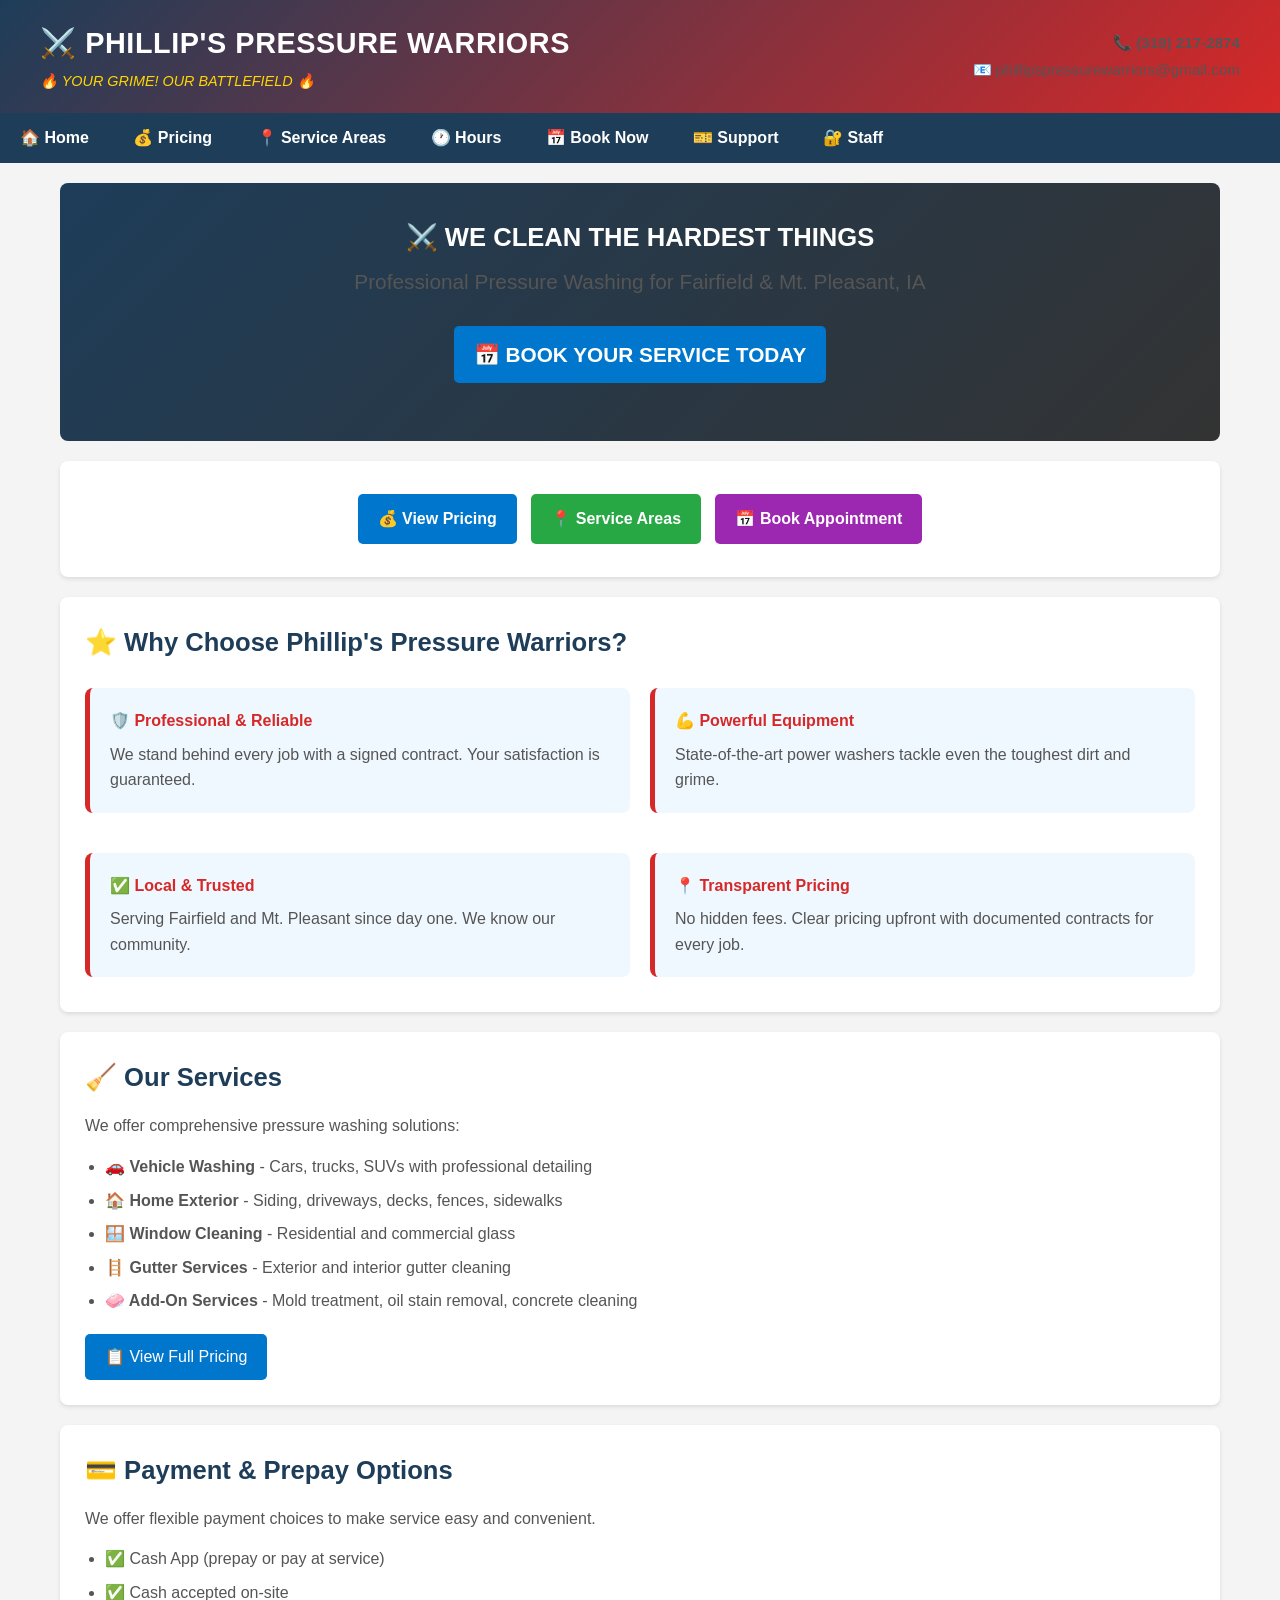
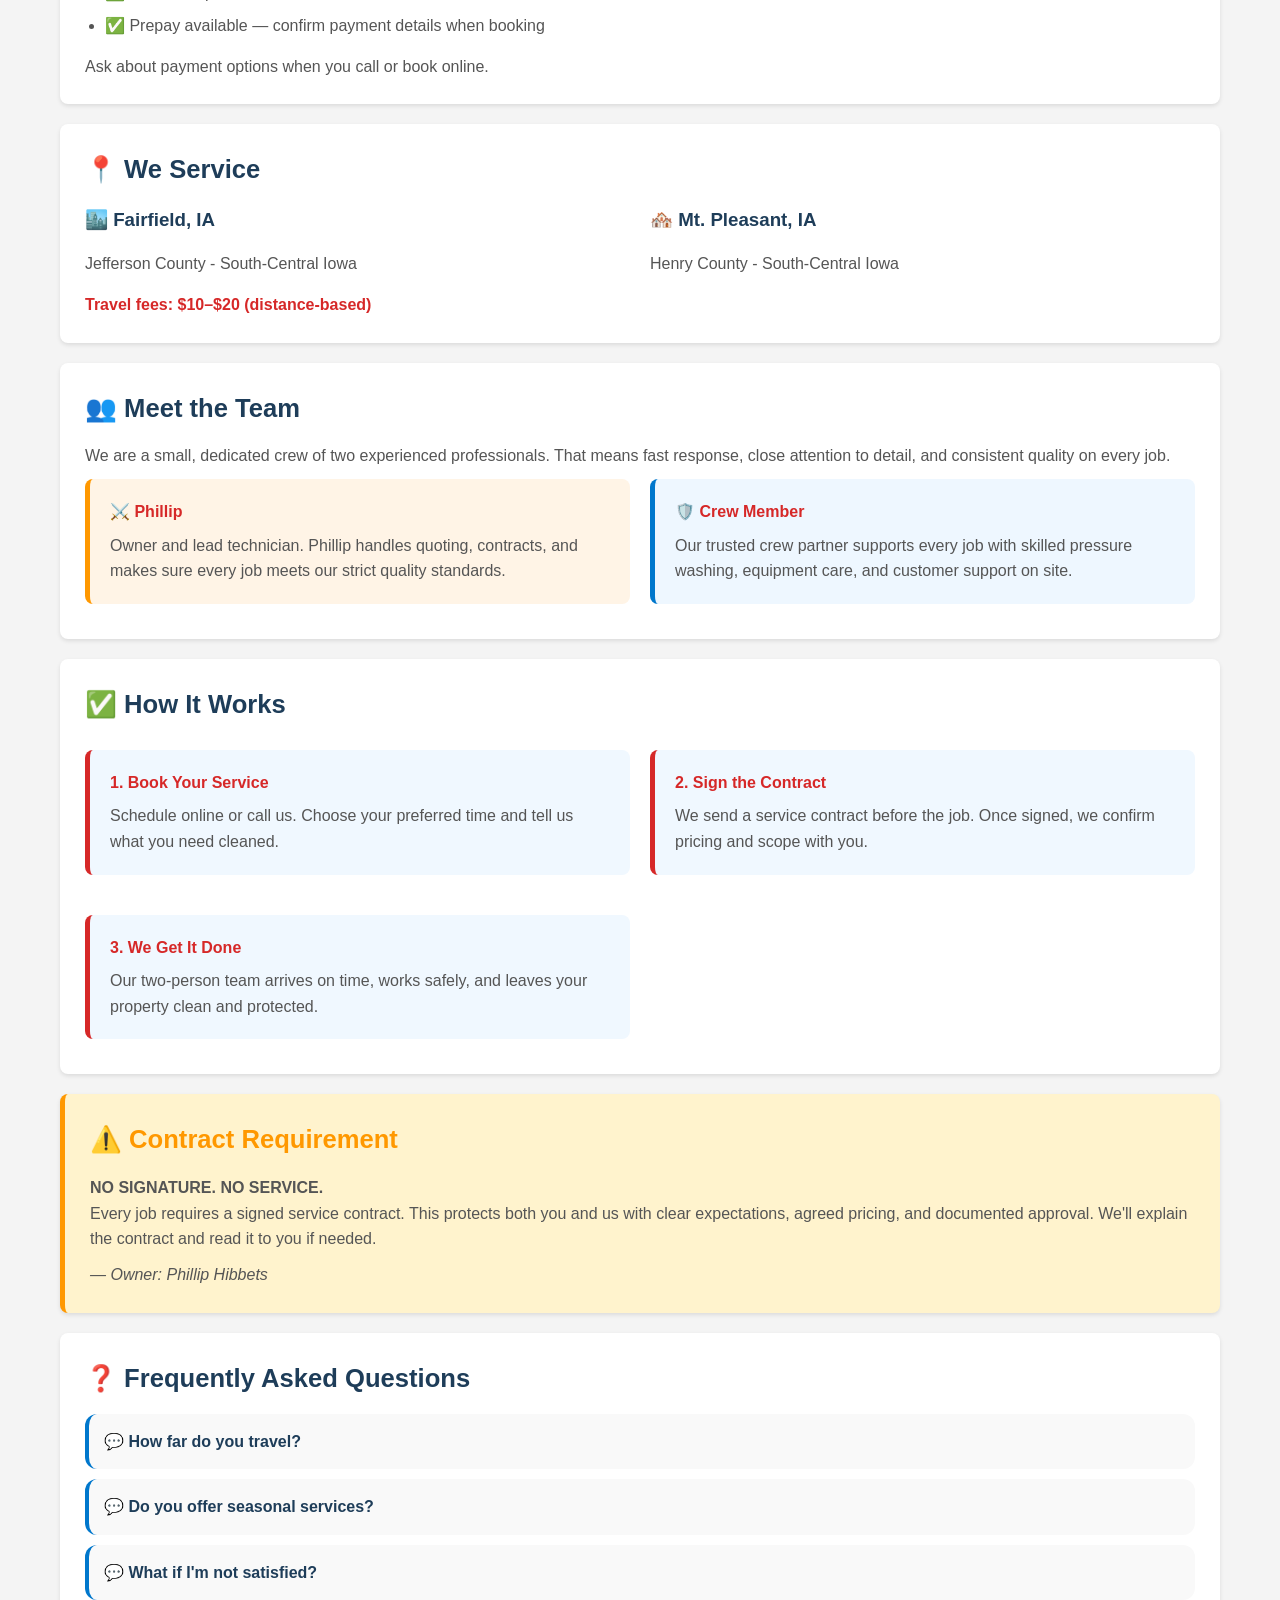
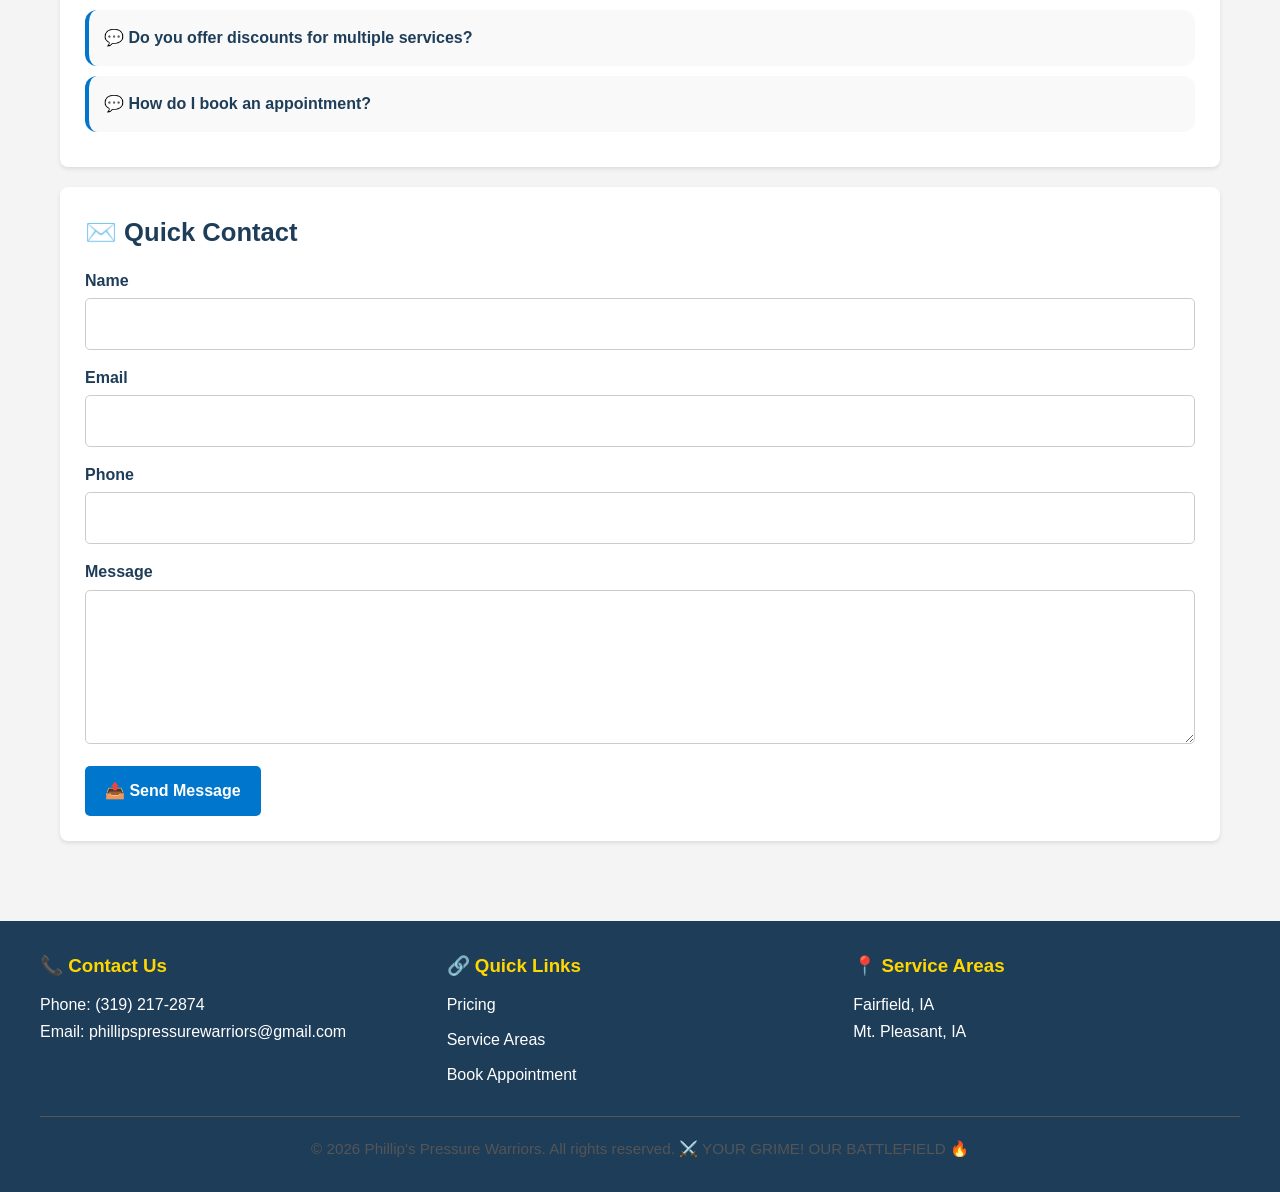
<file: index.html>
<!DOCTYPE html>
<html lang="en">
<head>
    <meta charset="UTF-8">
    <meta name="viewport" content="width=device-width, initial-scale=1.0">
    <meta name="description" content="Phillip's Pressure Warriors provides professional pressure washing and exterior cleaning services in Fairfield and Mt. Pleasant, IA.">
    <title>Phillip's Pressure Warriors | Professional Pressure Washing Services</title>
    <link rel="stylesheet" href="styles.css">
    <style>
        * { margin:0; padding:0; box-sizing:border-box; }
        body { font-family: Arial, sans-serif; background:#f4f4f4; line-height:1.6; }
        
        /* HEADER */
        header { background:linear-gradient(135deg, #1e3d59 0%, #d62828 100%); color:white; padding:20px; box-shadow:0 4px 6px rgba(0,0,0,0.1); }
        .header-top { max-width:1200px; margin:auto; display:flex; justify-content:space-between; align-items:center; }
        .logo-section { display:flex; align-items:center; gap:15px; }
        .company-name { font-size:1.8em; font-weight:bold; }
        .slogan { font-size:0.9em; font-style:italic; color:#ffd700; }
        .contact-header { text-align:right; }
        .contact-header p { margin:3px 0; font-size:0.95em; }
        
        /* NAVIGATION */
        nav { background:#1e3d59; padding:0; }
        nav a { display:inline-block; padding:12px 20px; color:white; text-decoration:none; font-weight:bold; transition:all 0.3s; }
        nav a:hover { background:#d62828; }
        
        .container { max-width:1200px; margin:auto; padding:20px; }
        .section { background:white; padding:25px; margin-bottom:20px; border-radius:8px; box-shadow:0 2px 4px rgba(0,0,0,0.1); }
        h1, h2 { color:#1e3d59; margin-bottom:15px; }
        h1 { font-size:2.2em; border-bottom:3px solid #d62828; padding-bottom:10px; }
        .hero { background:linear-gradient(135deg, #1e3d59 0%, #333 100%); color:white; padding:40px; border-radius:8px; text-align:center; margin-bottom:20px; }
        .hero h2 { color:white; border:none; }
        .hero p { font-size:1.3em; margin:10px 0; }
        .nav-links { text-align:center; margin-bottom:20px; }
        .price-link { display:inline-block; margin:8px 5px; padding:12px 20px; background:#0077cc; color:white; text-decoration:none; border-radius:5px; font-weight:bold; transition:all 0.3s; }
        .price-link:hover { background:#005fa3; transform:translateY(-2px); }
        
        ul { margin:15px 20px; }
        li { margin:8px 0; }
        label { display:block; margin-top:15px; font-weight:bold; }
        input, textarea, select { width:100%; padding:12px; margin-top:5px; border-radius:5px; border:1px solid #ccc; }
        button { margin-top:15px; padding:12px 20px; background:#0077cc; color:white; border:none; border-radius:5px; cursor:pointer; font-weight:bold; font-size:1em; }
        button:hover { background:#005fa3; }
        
        /* FOOTER */
        footer { background:#1e3d59; color:white; padding:30px 20px; text-align:center; margin-top:40px; }
        .footer-content { max-width:1200px; margin:auto; display:grid; grid-template-columns:1fr 1fr 1fr; gap:20px; text-align:left; }
        .footer-section h3 { margin-bottom:10px; color:#ffd700; }
        .footer-section ul { list-style:none; margin:0; }
        .footer-section a { color:#fff; text-decoration:none; }
        .footer-section a:hover { color:#ffd700; }
        .footer-bottom { text-align:center; margin-top:20px; padding-top:20px; border-top:1px solid #555; }
        
        /* TWO COLUMN LAYOUT */
        .two-col { display:grid; grid-template-columns:1fr 1fr; gap:20px; }
        @media (max-width:768px) { .two-col { grid-template-columns:1fr; } .footer-content { grid-template-columns:1fr; } }
        
        /* FAQ SECTION */
        .faq-item { background:#f9f9f9; padding:15px; margin:10px 0; border-left:4px solid #0077cc; cursor:pointer; }
        .faq-item h4 { color:#1e3d59; margin:0; }
        .faq-answer { display:none; margin-top:10px; padding-top:10px; border-top:1px solid #ddd; }
        
        /* WHY CHOOSE US */
        .feature-box { background:#f0f8ff; padding:20px; border-radius:8px; border-left:5px solid #d62828; margin:10px 0; }
        .feature-box h4 { color:#d62828; margin-bottom:8px; }
    </style>
</head>
<body>

    <!-- HEADER -->
    <header>
        <div class="header-top">
            <div class="logo-section">
                <div>
                    <div class="company-name">⚔️ PHILLIP'S PRESSURE WARRIORS</div>
                    <div class="slogan">🔥 YOUR GRIME! OUR BATTLEFIELD 🔥</div>
                </div>
            </div>
            <div class="contact-header">
                <p><strong>📞 (319) 217-2874</strong></p>
                <p>📧 phillipspressurewarriors@gmail.com</p>
            </div>
        </div>
    </header>

    <!-- NAVIGATION -->
    <nav>
        <a href="index.html">🏠 Home</a>
        <a href="prices.html">💰 Pricing</a>
        <a href="locations.html">📍 Service Areas</a>
        <a href="hours.html">🕐 Hours</a>
        <a href="appointments.html">📅 Book Now</a>
        <a href="tickets.html">🎫 Support</a>
        <a href="staffportal.html">🔐 Staff</a>
    </nav>

    <div class="container">
        <!-- HERO SECTION -->
        <div class="hero">
            <h2>⚔️ WE CLEAN THE HARDEST THINGS</h2>
            <p>Professional Pressure Washing for Fairfield & Mt. Pleasant, IA</p>
            <p style="margin-top:20px;">
                <a href="appointments.html" class="price-link">📅 BOOK YOUR SERVICE TODAY</a>
            </p>
        </div>

        <!-- QUICK LINKS -->
        <div class="section nav-links" style="text-align:center;">
            <a href="prices.html" class="price-link">💰 View Pricing</a>
            <a href="locations.html" class="price-link" style="background:#28a745;">📍 Service Areas</a>
            <a href="appointments.html" class="price-link" style="background:#9c27b0;">📅 Book Appointment</a>
        </div>

        <!-- WHY CHOOSE US -->
        <div class="section">
            <h2>⭐ Why Choose Phillip's Pressure Warriors?</h2>
            <div class="two-col">
                <div class="feature-box">
                    <h4>🛡️ Professional & Reliable</h4>
                    <p>We stand behind every job with a signed contract. Your satisfaction is guaranteed.</p>
                </div>
                <div class="feature-box">
                    <h4>💪 Powerful Equipment</h4>
                    <p>State-of-the-art power washers tackle even the toughest dirt and grime.</p>
                </div>
                <div class="feature-box">
                    <h4>✅ Local & Trusted</h4>
                    <p>Serving Fairfield and Mt. Pleasant since day one. We know our community.</p>
                </div>
                <div class="feature-box">
                    <h4>📍 Transparent Pricing</h4>
                    <p>No hidden fees. Clear pricing upfront with documented contracts for every job.</p>
                </div>
            </div>
        </div>

        <!-- SERVICES OVERVIEW -->
        <div class="section">
            <h2>🧹 Our Services</h2>
            <p>We offer comprehensive pressure washing solutions:</p>
            <ul>
                <li><strong>🚗 Vehicle Washing</strong> - Cars, trucks, SUVs with professional detailing</li>
                <li><strong>🏠 Home Exterior</strong> - Siding, driveways, decks, fences, sidewalks</li>
                <li><strong>🪟 Window Cleaning</strong> - Residential and commercial glass</li>
                <li><strong>🪜 Gutter Services</strong> - Exterior and interior gutter cleaning</li>
                <li><strong>🧼 Add-On Services</strong> - Mold treatment, oil stain removal, concrete cleaning</li>
            </ul>
            <p style="margin-top:20px;">
                <a href="prices.html" style="display:inline-block; padding:10px 20px; background:#0077cc; color:white; text-decoration:none; border-radius:5px;">📋 View Full Pricing</a>
            </p>
        </div>

        <!-- PAYMENT OPTIONS -->
        <div class="section">
            <h2>💳 Payment & Prepay Options</h2>
            <p>We offer flexible payment choices to make service easy and convenient.</p>
            <ul>
                <li>✅ Cash App (prepay or pay at service)</li>
                <li>✅ Cash accepted on-site</li>
                <li>✅ Prepay available — confirm payment details when booking</li>
            </ul>
            <p style="margin-top:15px; color:#555;">Ask about payment options when you call or book online.</p>
        </div>

        <!-- SERVICE AREAS -->
        <div class="section">
            <h2>📍 We Service</h2>
            <div class="two-col">
                <div>
                    <h3>🏙️ Fairfield, IA</h3>
                    <p>Jefferson County - South-Central Iowa</p>
                </div>
                <div>
                    <h3>🏘️ Mt. Pleasant, IA</h3>
                    <p>Henry County - South-Central Iowa</p>
                </div>
            </div>
            <p style="margin-top:15px; color:#d62828; font-weight:bold;">Travel fees: $10–$20 (distance-based)</p>
        </div>

        <!-- MEET THE TEAM -->
        <div class="section">
            <h2>👥 Meet the Team</h2>
            <p>We are a small, dedicated crew of two experienced professionals. That means fast response, close attention to detail, and consistent quality on every job.</p>
            <div class="two-col">
                <div class="feature-box" style="background:#fff4e6; border-left-color:#ff9800;">
                    <h4>⚔️ Phillip</h4>
                    <p>Owner and lead technician. Phillip handles quoting, contracts, and makes sure every job meets our strict quality standards.</p>
                </div>
                <div class="feature-box" style="background:#eef7ff; border-left-color:#0077cc;">
                    <h4>🛡️ Crew Member</h4>
                    <p>Our trusted crew partner supports every job with skilled pressure washing, equipment care, and customer support on site.</p>
                </div>
            </div>
        </div>

        <!-- SIMPLE PROCESS -->
        <div class="section">
            <h2>✅ How It Works</h2>
            <div class="two-col">
                <div class="feature-box">
                    <h4>1. Book Your Service</h4>
                    <p>Schedule online or call us. Choose your preferred time and tell us what you need cleaned.</p>
                </div>
                <div class="feature-box">
                    <h4>2. Sign the Contract</h4>
                    <p>We send a service contract before the job. Once signed, we confirm pricing and scope with you.</p>
                </div>
                <div class="feature-box">
                    <h4>3. We Get It Done</h4>
                    <p>Our two-person team arrives on time, works safely, and leaves your property clean and protected.</p>
                </div>
            </div>
        </div>

        <!-- CONTRACT SECTION -->
        <div class="section" style="background:#fff3cd; border-left:5px solid #ff9800;">
            <h2 style="color:#ff9800;">⚠️ Contract Requirement</h2>
            <p><strong>NO SIGNATURE. NO SERVICE.</strong></p>
            <p>Every job requires a signed service contract. This protects both you and us with clear expectations, agreed pricing, and documented approval. We'll explain the contract and read it to you if needed.</p>
            <p style="font-style:italic; margin-top:10px;">— Owner: Phillip Hibbets</p>
        </div>

        <!-- FAQ SECTION -->
        <div class="section">
            <h2>❓ Frequently Asked Questions</h2>
            
            <div class="faq-item" onclick="toggleFAQ(this)">
                <h4>💬 How far do you travel?</h4>
                <div class="faq-answer">We service Fairfield and Mt. Pleasant, IA. Travel fees ($10–$20) apply based on distance. Contact us for service outside these areas.</div>
            </div>

            <div class="faq-item" onclick="toggleFAQ(this)">
                <h4>💬 Do you offer seasonal services?</h4>
                <div class="faq-answer">We work year-round for pressure washing needs. Call us to discuss availability and seasonal scheduling.</div>
            </div>

            <div class="faq-item" onclick="toggleFAQ(this)">
                <h4>💬 What if I'm not satisfied?</h4>
                <div class="faq-answer">Your satisfaction matters. We work closely with customers and stand behind our contract-backed service. Contact us immediately if issues arise.</div>
            </div>

            <div class="faq-item" onclick="toggleFAQ(this)">
                <h4>💬 Do you offer discounts for multiple services?</h4>
                <div class="faq-answer">Yes! Contact us for package deals and discounts on multiple services at one location.</div>
            </div>

            <div class="faq-item" onclick="toggleFAQ(this)">
                <h4>💬 How do I book an appointment?</h4>
                <div class="faq-answer">Use our online booking form on the appointments page, call us at 319-217-2874, or email us. We'll confirm your appointment promptly.</div>
            </div>
        </div>

        <!-- BOOKING FORM -->
        <div class="section">
            <h2>✉️ Quick Contact</h2>
            <form action="#" method="POST">
                <label>Name</label>
                <input type="text" name="name" required>

                <label>Email</label>
                <input type="email" name="email" required>

                <label>Phone</label>
                <input type="tel" name="phone" required>

                <label>Message</label>
                <textarea name="message" rows="5" required></textarea>

                <button type="submit">📤 Send Message</button>
            </form>
        </div>
    </div>

    <!-- FOOTER -->
    <footer>
        <div class="footer-content">
            <div class="footer-section">
                <h3>📞 Contact Us</h3>
                <p>Phone: (319) 217-2874</p>
                <p>Email: phillipspressurewarriors@gmail.com</p>
            </div>
            <div class="footer-section">
                <h3>🔗 Quick Links</h3>
                <ul>
                    <li><a href="prices.html">Pricing</a></li>
                    <li><a href="locations.html">Service Areas</a></li>
                    <li><a href="appointments.html">Book Appointment</a></li>
                </ul>
            </div>
            <div class="footer-section">
                <h3>📍 Service Areas</h3>
                <p>Fairfield, IA</p>
                <p>Mt. Pleasant, IA</p>
            </div>
        </div>
        <div class="footer-bottom">
            <p>&copy; 2026 Phillip's Pressure Warriors. All rights reserved. ⚔️ YOUR GRIME! OUR BATTLEFIELD 🔥</p>
        </div>
    </footer>

    <script>
        function toggleFAQ(element) {
            const answer = element.querySelector('.faq-answer');
            answer.style.display = answer.style.display === 'none' ? 'block' : 'none';
        }
    </script>

</body>
</html>
</file>
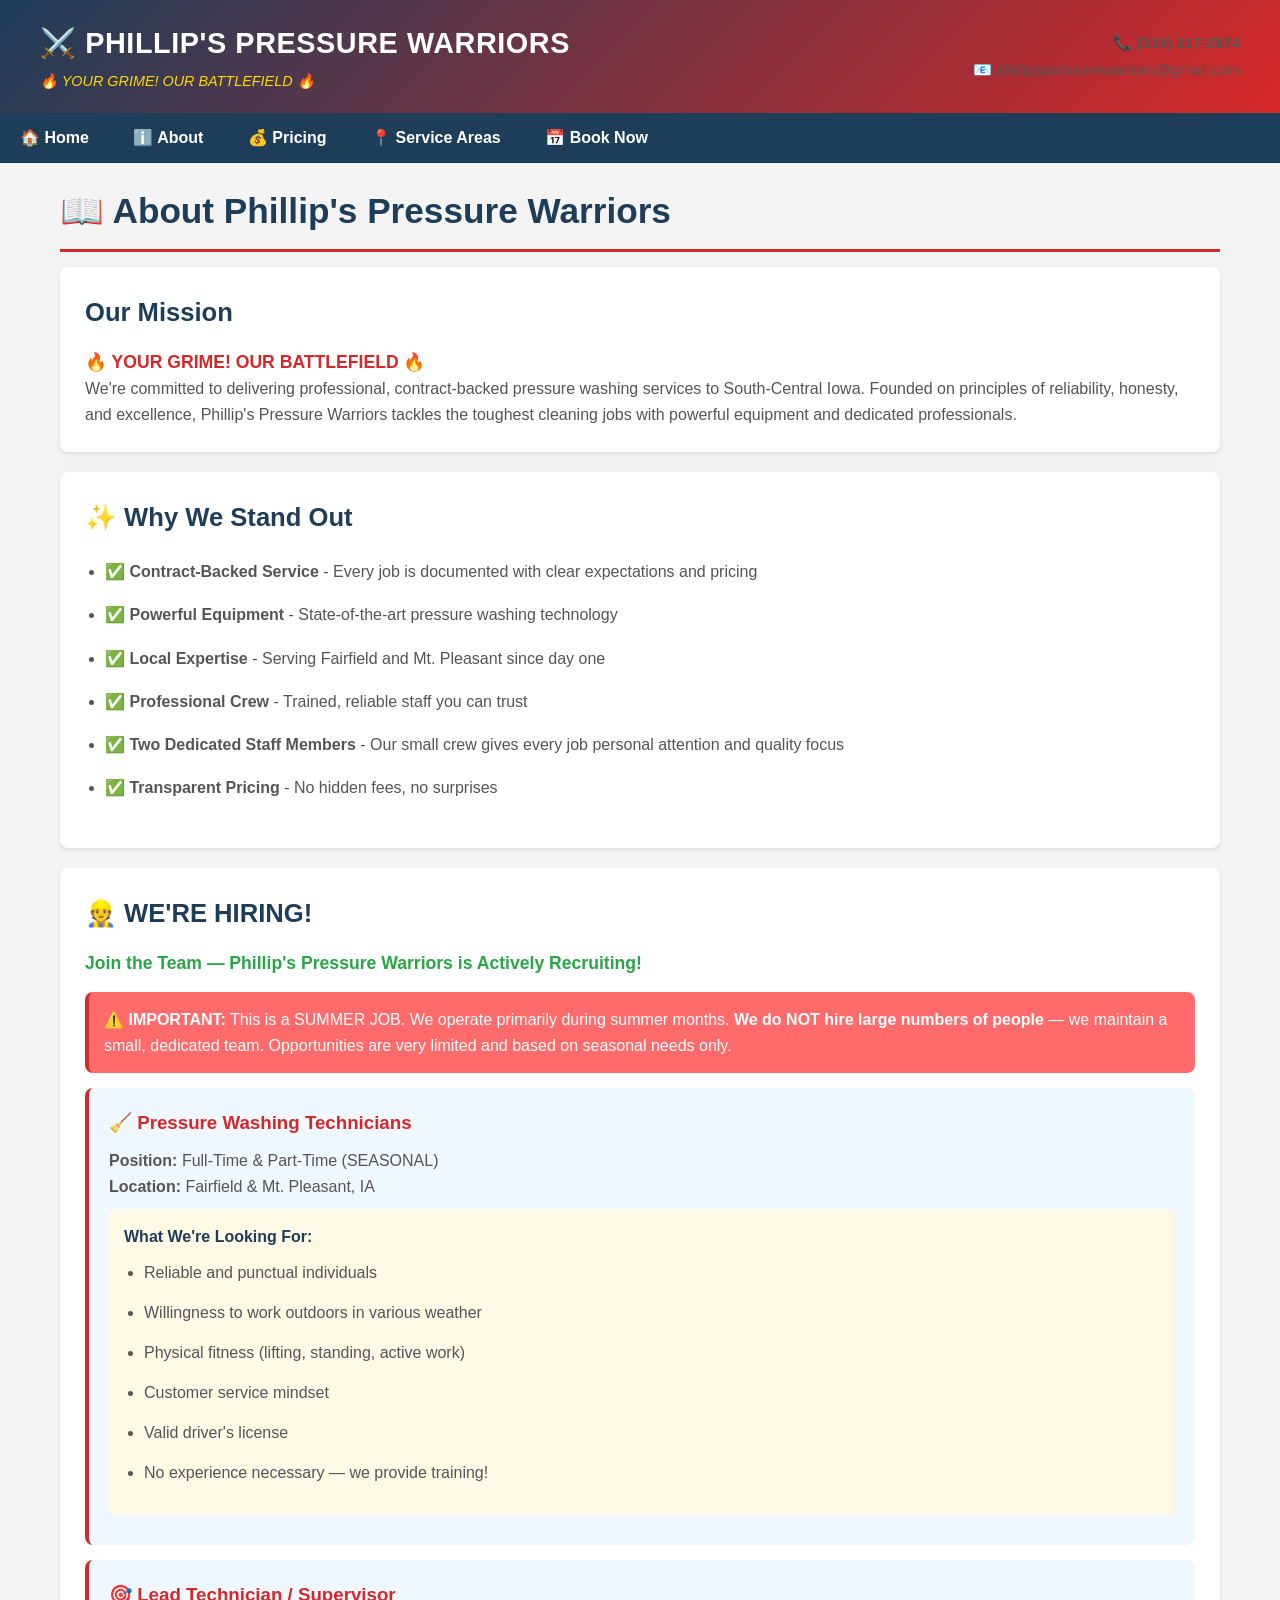
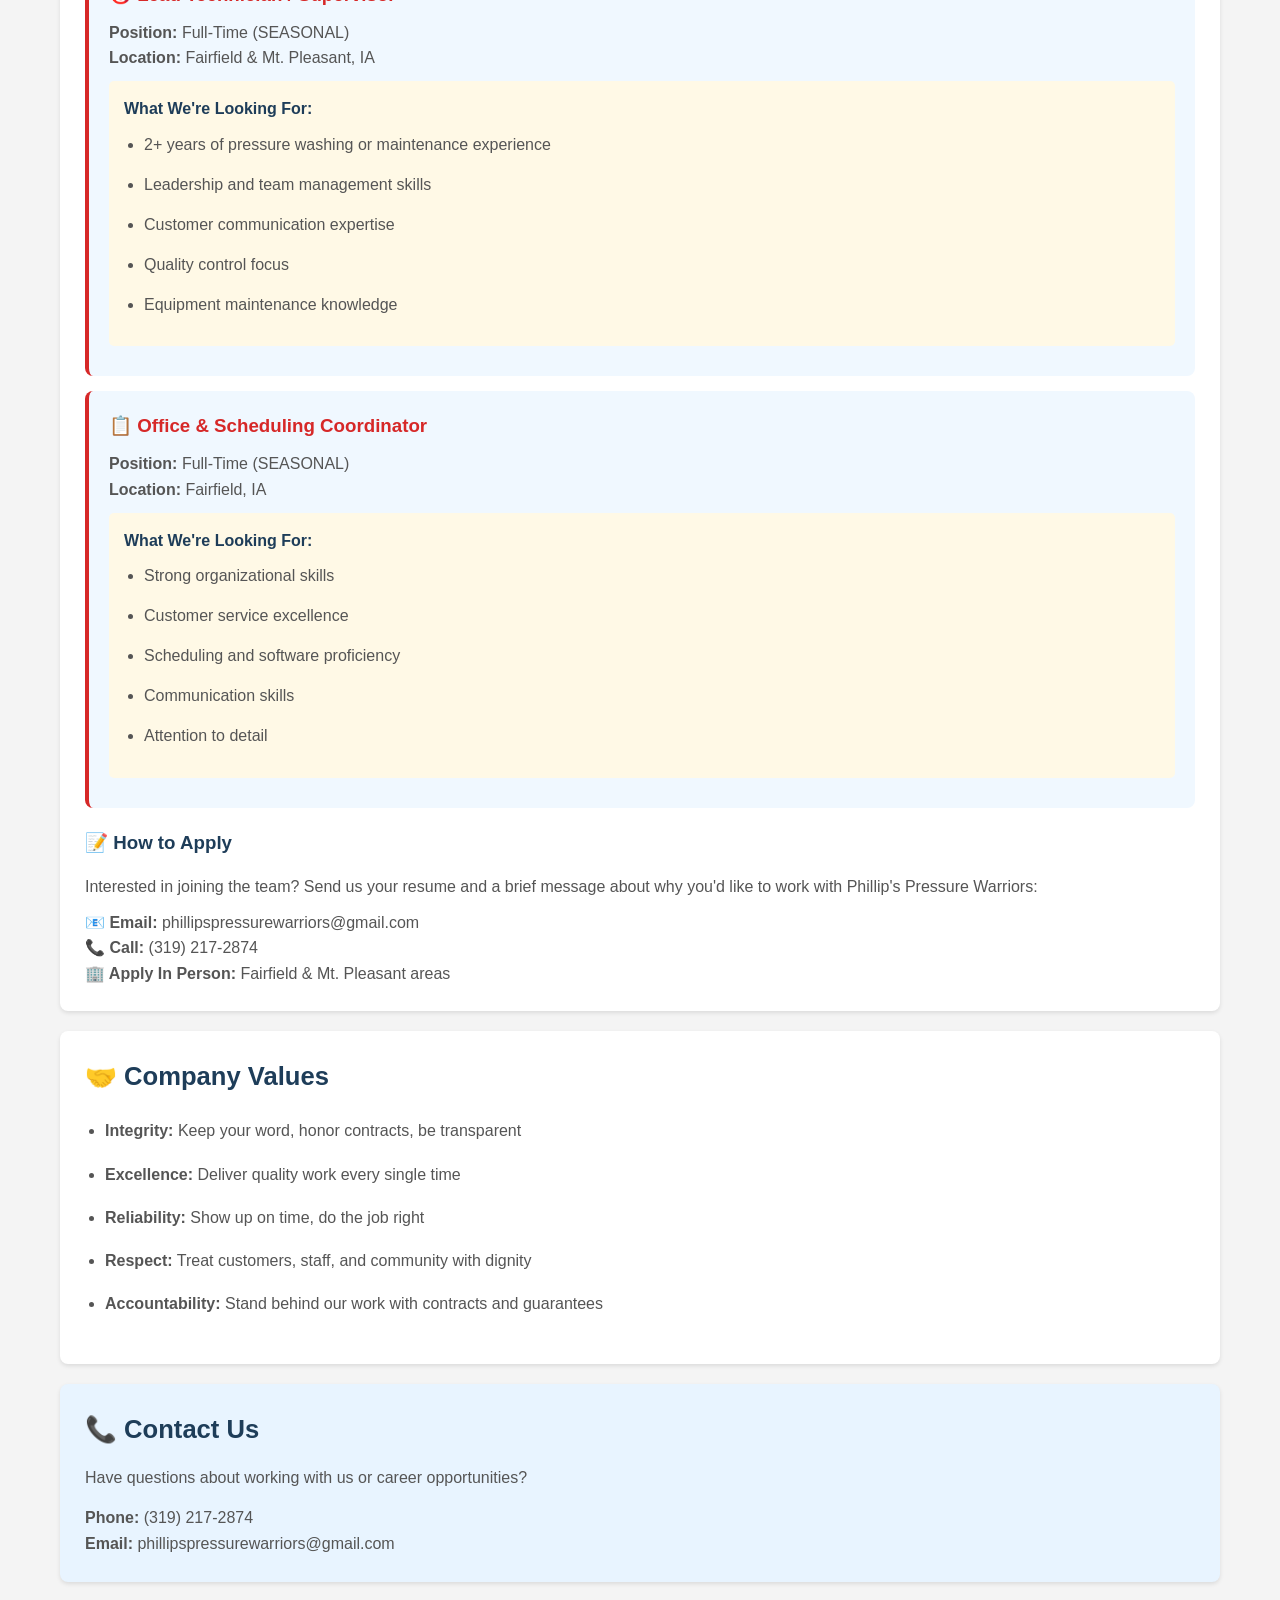
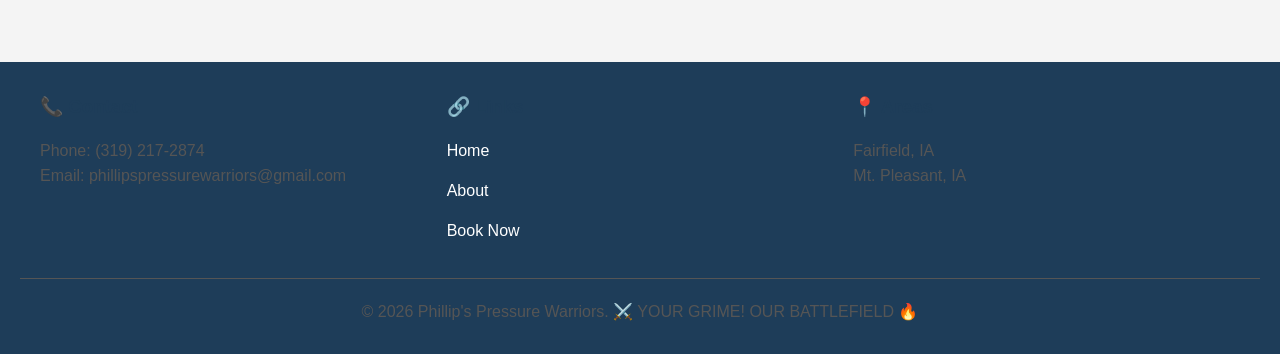
<file: about.html>
<!DOCTYPE html>
<html lang="en">
<head>
    <meta charset="UTF-8">
    <meta name="viewport" content="width=device-width, initial-scale=1.0">
    <meta name="description" content="About Phillip's Pressure Warriors, our mission, values, and career opportunities in Fairfield and Mt. Pleasant, IA.">
    <title>About Us & Careers – Phillip's Pressure Warriors</title>
    <link rel="stylesheet" href="styles.css">
    <style>
        * { margin:0; padding:0; box-sizing:border-box; }
        body { font-family: Arial, sans-serif; background:#f4f4f4; line-height:1.6; }
        
        header { background:linear-gradient(135deg, #1e3d59 0%, #d62828 100%); color:white; padding:20px; box-shadow:0 4px 6px rgba(0,0,0,0.1); }
        .header-top { max-width:1200px; margin:auto; display:flex; justify-content:space-between; align-items:center; }
        .logo-section { display:flex; align-items:center; gap:15px; }
        .company-name { font-size:1.8em; font-weight:bold; }
        .slogan { font-size:0.9em; font-style:italic; color:#ffd700; }
        .contact-header { text-align:right; }
        .contact-header p { margin:3px 0; font-size:0.95em; }
        
        nav { background:#1e3d59; padding:0; }
        nav a { display:inline-block; padding:12px 20px; color:white; text-decoration:none; font-weight:bold; transition:all 0.3s; }
        nav a:hover { background:#d62828; }
        
        .container { max-width:1200px; margin:auto; padding:20px; }
        .section { background:white; padding:25px; margin-bottom:20px; border-radius:8px; box-shadow:0 2px 4px rgba(0,0,0,0.1); }
        h1, h2 { color:#1e3d59; margin-bottom:15px; }
        h1 { font-size:2.2em; border-bottom:3px solid #d62828; padding-bottom:10px; }
        
        footer { background:#1e3d59; color:white; padding:30px 20px; text-align:center; margin-top:40px; }
        .footer-content { max-width:1200px; margin:auto; display:grid; grid-template-columns:1fr 1fr 1fr; gap:20px; text-align:left; }
        @media (max-width:768px) { .footer-content { grid-template-columns:1fr; } }
        
        .job-card { background:#f0f8ff; padding:20px; border-radius:8px; border-left:4px solid #d62828; margin:15px 0; }
        .job-card h3 { color:#d62828; margin-bottom:10px; }
        .requirements { background:#fff9e6; padding:15px; margin:10px 0; border-radius:5px; }
    </style>
</head>
<body>

    <header>
        <div class="header-top">
            <div class="logo-section">
                <div>
                    <div class="company-name">⚔️ PHILLIP'S PRESSURE WARRIORS</div>
                    <div class="slogan">🔥 YOUR GRIME! OUR BATTLEFIELD 🔥</div>
                </div>
            </div>
            <div class="contact-header">
                <p><strong>📞 (319) 217-2874</strong></p>
                <p>📧 phillipspressurewarriors@gmail.com</p>
            </div>
        </div>
    </header>

    <nav>
        <a href="index.html">🏠 Home</a>
        <a href="about.html">ℹ️ About</a>
        <a href="prices.html">💰 Pricing</a>
        <a href="locations.html">📍 Service Areas</a>
        <a href="appointments.html">📅 Book Now</a>
    </nav>

    <div class="container">
        <h1>📖 About Phillip's Pressure Warriors</h1>

        <div class="section">
            <h2>Our Mission</h2>
            <p style="font-size:1.1em; font-weight:bold; color:#d62828;">
                🔥 YOUR GRIME! OUR BATTLEFIELD 🔥
            </p>
            <p>We're committed to delivering professional, contract-backed pressure washing services to South-Central Iowa. Founded on principles of reliability, honesty, and excellence, Phillip's Pressure Warriors tackles the toughest cleaning jobs with powerful equipment and dedicated professionals.</p>
        </div>

        <div class="section">
            <h2>✨ Why We Stand Out</h2>
            <ul style="margin:20px; line-height:1.8;">
                <li>✅ <strong>Contract-Backed Service</strong> - Every job is documented with clear expectations and pricing</li>
                <li>✅ <strong>Powerful Equipment</strong> - State-of-the-art pressure washing technology</li>
                <li>✅ <strong>Local Expertise</strong> - Serving Fairfield and Mt. Pleasant since day one</li>
                <li>✅ <strong>Professional Crew</strong> - Trained, reliable staff you can trust</li>
                <li>✅ <strong>Two Dedicated Staff Members</strong> - Our small crew gives every job personal attention and quality focus</li>
                <li>✅ <strong>Transparent Pricing</strong> - No hidden fees, no surprises</li>
            </ul>
        </div>

        <div class="section">
            <h2>👷 WE'RE HIRING!</h2>
            <p style="color:#28a745; font-weight:bold; font-size:1.1em;">Join the Team — Phillip's Pressure Warriors is Actively Recruiting!</p>

            <div style="background:#ff6b6b; color:white; padding:15px; border-radius:8px; margin:15px 0; border-left:4px solid #d62828;">
                <strong>⚠️ IMPORTANT:</strong> This is a SUMMER JOB. We operate primarily during summer months. <strong>We do NOT hire large numbers of people</strong> — we maintain a small, dedicated team. Opportunities are very limited and based on seasonal needs only.
            </div>

            <div class="job-card">
                <h3>🧹 Pressure Washing Technicians</h3>
                <p><strong>Position:</strong> Full-Time & Part-Time (SEASONAL)</p>
                <p><strong>Location:</strong> Fairfield & Mt. Pleasant, IA</p>
                <div class="requirements">
                    <strong>What We're Looking For:</strong>
                    <ul style="margin:10px 0 0 20px;">
                        <li>Reliable and punctual individuals</li>
                        <li>Willingness to work outdoors in various weather</li>
                        <li>Physical fitness (lifting, standing, active work)</li>
                        <li>Customer service mindset</li>
                        <li>Valid driver's license</li>
                        <li>No experience necessary — we provide training!</li>
                    </ul>
                </div>
            </div>

            <div class="job-card">
                <h3>🎯 Lead Technician / Supervisor</h3>
                <p><strong>Position:</strong> Full-Time (SEASONAL)</p>
                <p><strong>Location:</strong> Fairfield & Mt. Pleasant, IA</p>
                <div class="requirements">
                    <strong>What We're Looking For:</strong>
                    <ul style="margin:10px 0 0 20px;">
                        <li>2+ years of pressure washing or maintenance experience</li>
                        <li>Leadership and team management skills</li>
                        <li>Customer communication expertise</li>
                        <li>Quality control focus</li>
                        <li>Equipment maintenance knowledge</li>
                    </ul>
                </div>
            </div>

            <div class="job-card">
                <h3>📋 Office & Scheduling Coordinator</h3>
                <p><strong>Position:</strong> Full-Time (SEASONAL)</p>
                <p><strong>Location:</strong> Fairfield, IA</p>
                <div class="requirements">
                    <strong>What We're Looking For:</strong>
                    <ul style="margin:10px 0 0 20px;">
                        <li>Strong organizational skills</li>
                        <li>Customer service excellence</li>
                        <li>Scheduling and software proficiency</li>
                        <li>Communication skills</li>
                        <li>Attention to detail</li>
                    </ul>
                </div>
            </div>

            <h3 style="margin-top:20px;">📝 How to Apply</h3>
            <p>Interested in joining the team? Send us your resume and a brief message about why you'd like to work with Phillip's Pressure Warriors:</p>
            <p style="margin-top:10px;">
                <strong>📧 Email:</strong> phillipspressurewarriors@gmail.com<br>
                <strong>📞 Call:</strong> (319) 217-2874<br>
                <strong>🏢 Apply In Person:</strong> Fairfield & Mt. Pleasant areas
            </p>
        </div>

        <div class="section">
            <h2>🤝 Company Values</h2>
            <ul style="margin:20px; line-height:1.8;">
                <li><strong>Integrity:</strong> Keep your word, honor contracts, be transparent</li>
                <li><strong>Excellence:</strong> Deliver quality work every single time</li>
                <li><strong>Reliability:</strong> Show up on time, do the job right</li>
                <li><strong>Respect:</strong> Treat customers, staff, and community with dignity</li>
                <li><strong>Accountability:</strong> Stand behind our work with contracts and guarantees</li>
            </ul>
        </div>

        <div class="section" style="background:#e8f4ff;">
            <h2>📞 Contact Us</h2>
            <p>Have questions about working with us or career opportunities?</p>
            <p style="margin-top:15px;">
                <strong>Phone:</strong> (319) 217-2874<br>
                <strong>Email:</strong> phillipspressurewarriors@gmail.com
            </p>
        </div>
    </div>

    <footer>
        <div class="footer-content">
            <div>
                <h3>📞 Contact</h3>
                <p>Phone: (319) 217-2874</p>
                <p>Email: phillipspressurewarriors@gmail.com</p>
            </div>
            <div>
                <h3>🔗 Links</h3>
                <ul style="list-style:none; margin:0;">
                    <li><a href="index.html" style="color:white; text-decoration:none;">Home</a></li>
                    <li><a href="about.html" style="color:white; text-decoration:none;">About</a></li>
                    <li><a href="appointments.html" style="color:white; text-decoration:none;">Book Now</a></li>
                </ul>
            </div>
            <div>
                <h3>📍 Areas</h3>
                <p>Fairfield, IA</p>
                <p>Mt. Pleasant, IA</p>
            </div>
        </div>
        <div style="text-align:center; margin-top:20px; padding-top:20px; border-top:1px solid #555;">
            <p>&copy; 2026 Phillip's Pressure Warriors. ⚔️ YOUR GRIME! OUR BATTLEFIELD 🔥</p>
        </div>
    </footer>

</body>
</html>
</file>
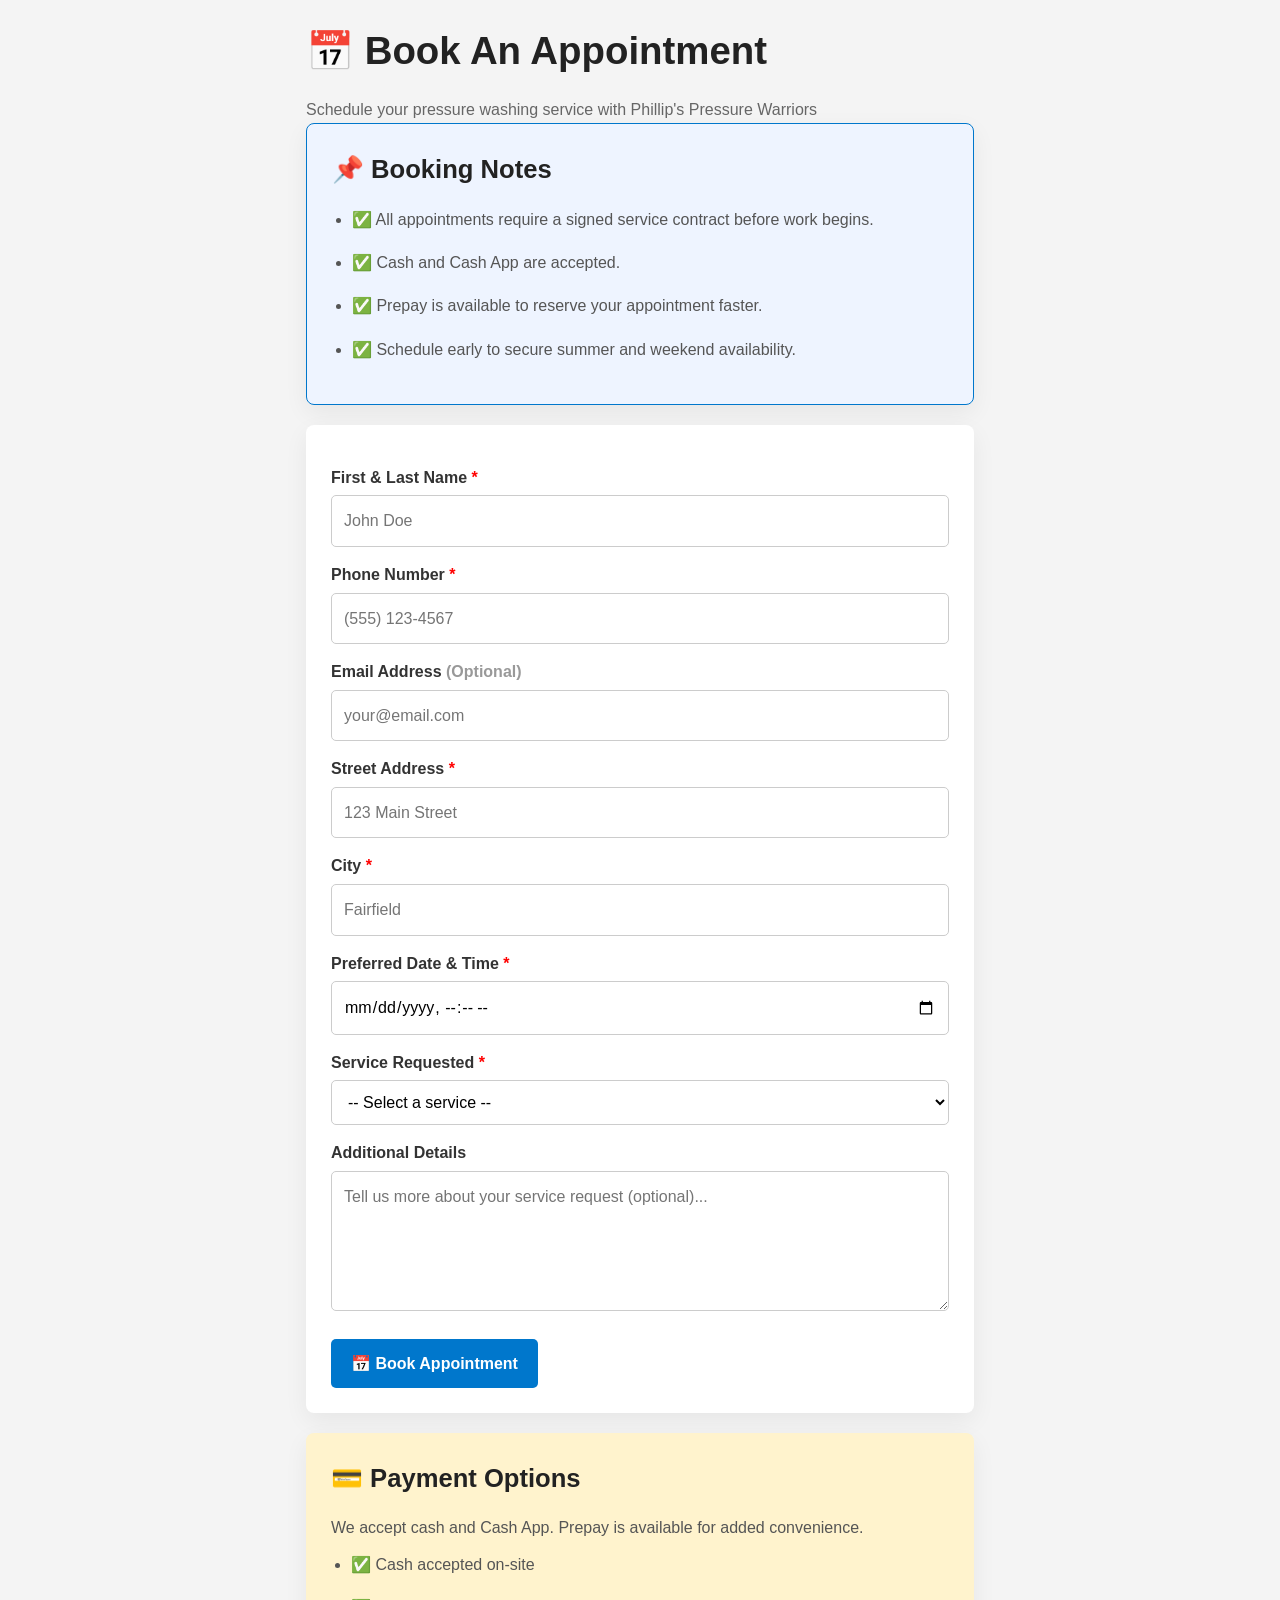
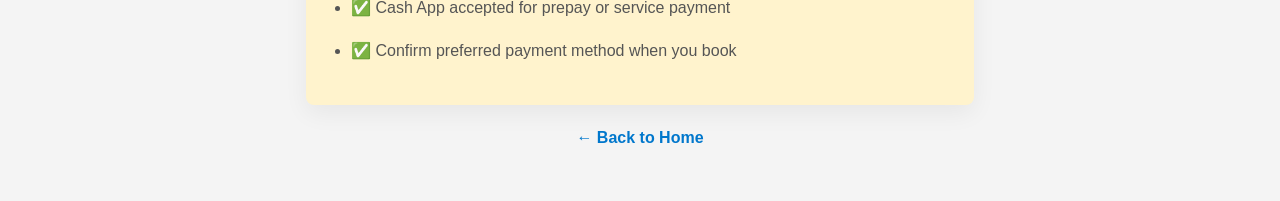
<file: appointments.html>
<!DOCTYPE html>
<html lang="en">
<head>
    <meta charset="UTF-8">
    <meta name="viewport" content="width=device-width, initial-scale=1.0">
    <meta name="description" content="Book an appointment with Phillip's Pressure Warriors for pressure washing services in Fairfield and Mt. Pleasant, IA.">
    <title>Book An Appointment – Phillip's Pressure Warriors</title>
    <link rel="stylesheet" href="styles.css">
    <style>
        body { font-family: Arial, sans-serif; background:#f4f4f4; padding:20px; }
        h1, h2 { color:#222; }
        .container { max-width:700px; margin:auto; }
        .section { background:white; padding:25px; border-radius:8px; margin-bottom:20px; }
        label { display:block; margin-top:15px; font-weight:bold; color:#333; }
        input, textarea, select { width:100%; padding:12px; margin-top:5px; border-radius:5px; border:1px solid #ccc; box-sizing:border-box; }
        textarea { resize:vertical; }
        button { margin-top:20px; padding:12px 20px; background:#0077cc; color:white; border:none; border-radius:5px; cursor:pointer; font-weight:bold; font-size:1em; }
        button:hover { background:#005fa3; }
        .required { color:red; }
        .back-link { text-align:center; margin-top:20px; }
        .back-link a { color:#0077cc; text-decoration:none; font-weight:bold; }
        .back-link a:hover { text-decoration:underline; }
        .success { display:none; background:#d4edda; border:1px solid #c3e6cb; color:#155724; padding:15px; border-radius:5px; margin-bottom:20px; }
    </style>
</head>
<body>

<div class="container">
    <h1>📅 Book An Appointment</h1>
    <p style="color:#666;">Schedule your pressure washing service with Phillip's Pressure Warriors</p>

    <div id="successMessage" class="success">
        ✅ <strong>Appointment Booked!</strong> Thank you! We'll review your request and contact you to confirm.
    </div>

    <div class="section" style="background:#eef4ff; border:1px solid #0077cc;">
        <h2>📌 Booking Notes</h2>
        <ul style="margin:15px 0 0 20px; line-height:1.8; color:#333;">
            <li>✅ All appointments require a signed service contract before work begins.</li>
            <li>✅ Cash and Cash App are accepted.</li>
            <li>✅ Prepay is available to reserve your appointment faster.</li>
            <li>✅ Schedule early to secure summer and weekend availability.</li>
        </ul>
    </div>

    <div class="section">
        <form id="appointmentForm">
            <label>First & Last Name <span class="required">*</span></label>
            <input type="text" id="name" required placeholder="John Doe">

            <label>Phone Number <span class="required">*</span></label>
            <input type="tel" id="phone" required placeholder="(555) 123-4567">

            <label>Email Address <span style="color:#999;">(Optional)</span></label>
            <input type="email" id="email" placeholder="your@email.com">

            <label>Street Address <span class="required">*</span></label>
            <input type="text" id="address" required placeholder="123 Main Street">

            <label>City <span class="required">*</span></label>
            <input type="text" id="city" required placeholder="Fairfield">

            <label>Preferred Date & Time <span class="required">*</span></label>
            <input type="datetime-local" id="appointmentTime" required>

            <label>Service Requested <span class="required">*</span></label>
            <select id="service" required>
                <option value="">-- Select a service --</option>
                <option value="Car Washing">🚗 Car Washing</option>
                <option value="Truck/SUV Washing">🚙 Truck/SUV Washing</option>
                <option value="House Siding">🏠 House Siding Wash</option>
                <option value="Driveway Cleaning">🛣️ Driveway Cleaning</option>
                <option value="Deck/Porch Cleaning">🪑 Deck/Porch Cleaning</option>
                <option value="Gutter Services">🪜 Gutter Services</option>
                <option value="Window Cleaning">🪟 Window Cleaning</option>
                <option value="Other">📝 Other</option>
            </select>

            <label>Additional Details</label>
            <textarea id="details" rows="4" placeholder="Tell us more about your service request (optional)..."></textarea>

            <button type="submit">📅 Book Appointment</button>
        </form>
    </div>

    <div class="section" style="background:#fff3cd;">
        <h2>💳 Payment Options</h2>
        <p>We accept cash and Cash App. Prepay is available for added convenience.</p>
        <ul style="margin:10px 0 0 20px; line-height:1.8;">
            <li>✅ Cash accepted on-site</li>
            <li>✅ Cash App accepted for prepay or service payment</li>
            <li>✅ Confirm preferred payment method when you book</li>
        </ul>
    </div>

    <div class="back-link">
        <a href="index.html">← Back to Home</a>
    </div>
</div>

<script>
document.getElementById('appointmentForm').addEventListener('submit', function(e) {
    e.preventDefault();

    // Collect form data
    const appointment = {
        id: Date.now(),
        name: document.getElementById('name').value,
        phone: document.getElementById('phone').value,
        email: document.getElementById('email').value,
        address: document.getElementById('address').value,
        city: document.getElementById('city').value,
        appointmentTime: document.getElementById('appointmentTime').value,
        service: document.getElementById('service').value,
        details: document.getElementById('details').value,
        submittedAt: new Date().toLocaleString()
    };

    // Get existing appointments from localStorage
    let appointments = JSON.parse(localStorage.getItem('appointments')) || [];
    
    // Add new appointment
    appointments.push(appointment);
    
    // Save to localStorage
    localStorage.setItem('appointments', JSON.stringify(appointments));

    // Show success message
    document.getElementById('successMessage').style.display = 'block';
    
    // Reset form
    document.getElementById('appointmentForm').reset();

    // Hide success message after 5 seconds
    setTimeout(() => {
        document.getElementById('successMessage').style.display = 'none';
    }, 5000);
});
</script>

</body>
</html>
</file>
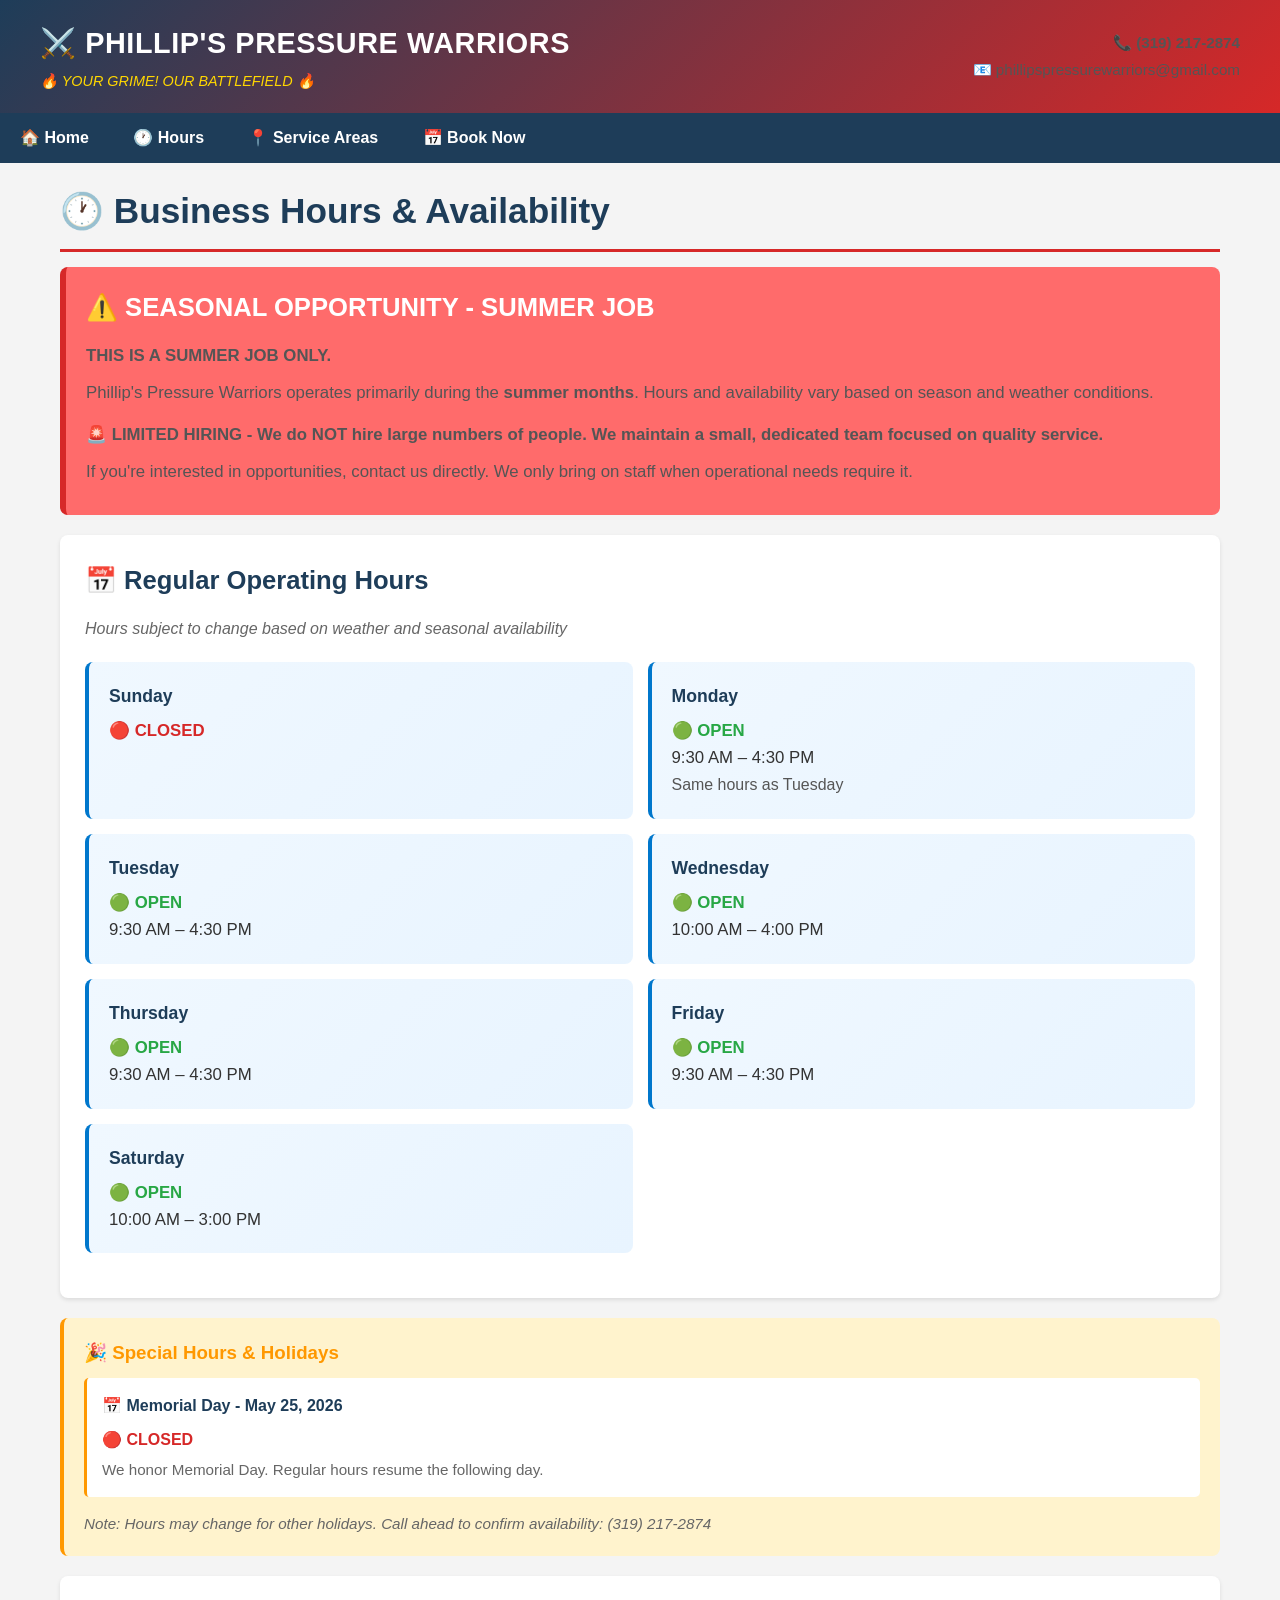
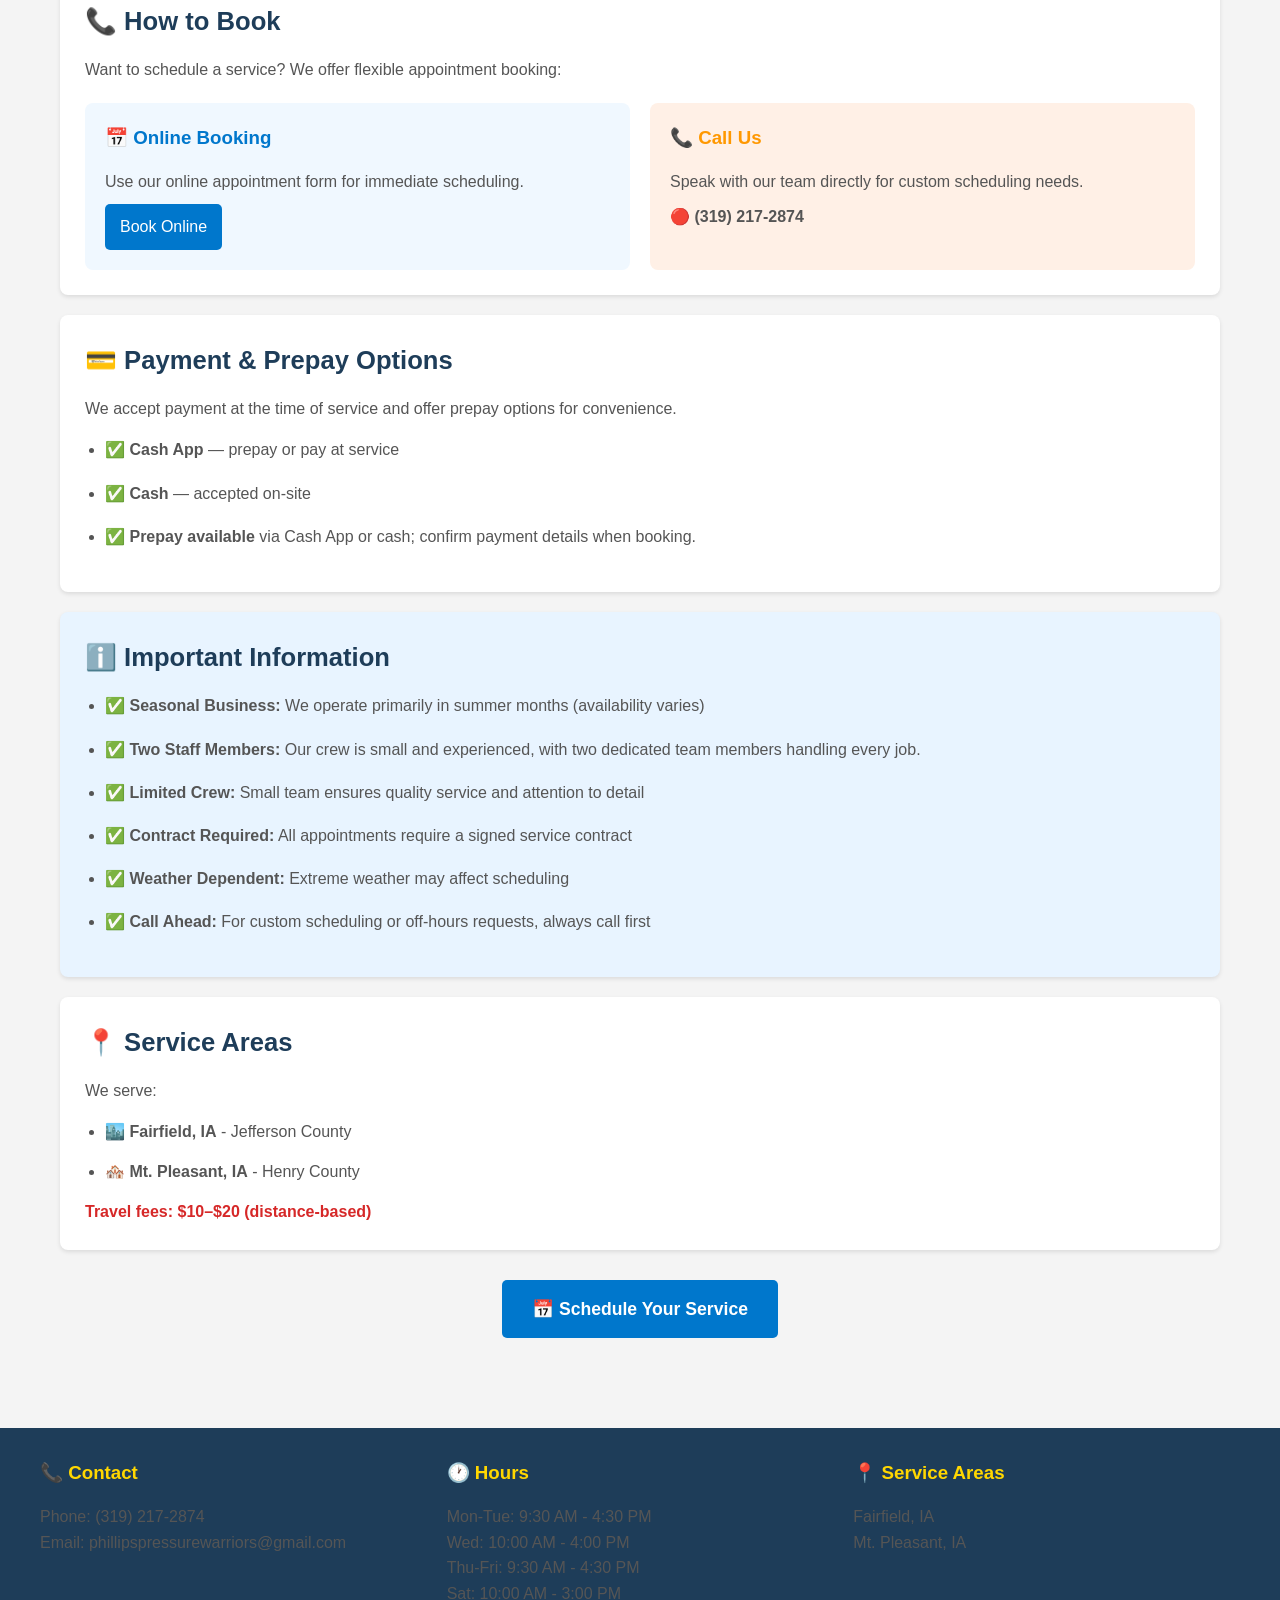
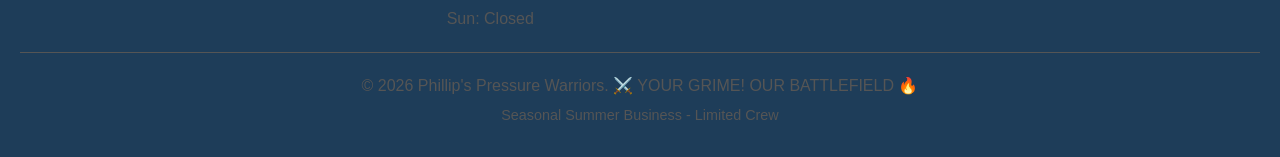
<file: hours.html>
<!DOCTYPE html>
<html lang="en">
<head>
    <meta charset="UTF-8">
    <meta name="viewport" content="width=device-width, initial-scale=1.0">
    <meta name="description" content="Business hours, holiday closures, and availability for Phillip's Pressure Warriors in Fairfield and Mt. Pleasant, IA.">
    <title>Business Hours – Phillip's Pressure Warriors</title>
    <link rel="stylesheet" href="styles.css">
    <style>
        * { margin:0; padding:0; box-sizing:border-box; }
        body { font-family: Arial, sans-serif; background:#f4f4f4; line-height:1.6; }
        
        header { background:linear-gradient(135deg, #1e3d59 0%, #d62828 100%); color:white; padding:20px; box-shadow:0 4px 6px rgba(0,0,0,0.1); }
        .header-top { max-width:1200px; margin:auto; display:flex; justify-content:space-between; align-items:center; }
        .logo-section { display:flex; align-items:center; gap:15px; }
        .company-name { font-size:1.8em; font-weight:bold; }
        .slogan { font-size:0.9em; font-style:italic; color:#ffd700; }
        .contact-header { text-align:right; }
        .contact-header p { margin:3px 0; font-size:0.95em; }
        
        nav { background:#1e3d59; padding:0; }
        nav a { display:inline-block; padding:12px 20px; color:white; text-decoration:none; font-weight:bold; transition:all 0.3s; }
        nav a:hover { background:#d62828; }
        
        .container { max-width:1200px; margin:auto; padding:20px; }
        .section { background:white; padding:25px; margin-bottom:20px; border-radius:8px; box-shadow:0 2px 4px rgba(0,0,0,0.1); }
        h1, h2 { color:#1e3d59; margin-bottom:15px; }
        h1 { font-size:2.2em; border-bottom:3px solid #d62828; padding-bottom:10px; }
        
        footer { background:#1e3d59; color:white; padding:30px 20px; text-align:center; margin-top:40px; }
        
        .summer-notice { background:#ff6b6b; color:white; padding:20px; border-radius:8px; margin-bottom:20px; border-left:6px solid #d62828; }
        .summer-notice h2 { color:white; border:none; }
        .summer-notice p { font-size:1.05em; margin:10px 0; }
        
        .hours-grid { display:grid; grid-template-columns:1fr 1fr; gap:15px; margin:20px 0; }
        .hour-card { background:linear-gradient(135deg, #f0f8ff 0%, #e8f4ff 100%); padding:20px; border-radius:8px; border-left:4px solid #0077cc; }
        .day-name { font-weight:bold; color:#1e3d59; font-size:1.1em; margin-bottom:8px; }
        .day-hours { color:#333; font-size:1.05em; }
        .closed { color:#d62828; font-weight:bold; }
        .open { color:#28a745; font-weight:bold; }
        
        .special-hours { background:#fff3cd; padding:20px; border-radius:8px; margin:20px 0; border-left:4px solid #ff9800; }
        .special-hours h3 { color:#ff9800; margin-bottom:10px; }
        .special-event { background:white; padding:15px; margin:10px 0; border-radius:5px; border-left:3px solid #ff9800; }
        
        .two-col { display:grid; grid-template-columns:1fr 1fr; gap:20px; }
        @media (max-width:768px) { .hours-grid { grid-template-columns:1fr; } .two-col { grid-template-columns:1fr; } }
    </style>
</head>
<body>

    <header>
        <div class="header-top">
            <div class="logo-section">
                <div>
                    <div class="company-name">⚔️ PHILLIP'S PRESSURE WARRIORS</div>
                    <div class="slogan">🔥 YOUR GRIME! OUR BATTLEFIELD 🔥</div>
                </div>
            </div>
            <div class="contact-header">
                <p><strong>📞 (319) 217-2874</strong></p>
                <p>📧 phillipspressurewarriors@gmail.com</p>
            </div>
        </div>
    </header>

    <nav>
        <a href="index.html">🏠 Home</a>
        <a href="hours.html">🕐 Hours</a>
        <a href="locations.html">📍 Service Areas</a>
        <a href="appointments.html">📅 Book Now</a>
    </nav>

    <div class="container">
        <h1>🕐 Business Hours & Availability</h1>

        <!-- IMPORTANT NOTICE -->
        <div class="summer-notice">
            <h2>⚠️ SEASONAL OPPORTUNITY - SUMMER JOB</h2>
            <p><strong>THIS IS A SUMMER JOB ONLY.</strong></p>
            <p>Phillip's Pressure Warriors operates primarily during the <strong>summer months</strong>. Hours and availability vary based on season and weather conditions.</p>
            <p style="margin-top:15px; font-weight:bold;">🚨 LIMITED HIRING - We do NOT hire large numbers of people. We maintain a small, dedicated team focused on quality service.</p>
            <p style="margin-top:10px;">If you're interested in opportunities, contact us directly. We only bring on staff when operational needs require it.</p>
        </div>

        <!-- REGULAR HOURS -->
        <div class="section">
            <h2>📅 Regular Operating Hours</h2>
            <p style="color:#666; margin-bottom:15px;"><em>Hours subject to change based on weather and seasonal availability</em></p>

            <div class="hours-grid">
                <div class="hour-card">
                    <div class="day-name">Sunday</div>
                    <div class="day-hours"><span class="closed">🔴 CLOSED</span></div>
                </div>

                <div class="hour-card">
                    <div class="day-name">Monday</div>
                    <div class="day-hours"><span class="open">🟢 OPEN</span><br>9:30 AM – 4:30 PM<br><span style="font-size:0.95em; color:#555;">Same hours as Tuesday</span></div>
                </div>

                <div class="hour-card">
                    <div class="day-name">Tuesday</div>
                    <div class="day-hours"><span class="open">🟢 OPEN</span><br>9:30 AM – 4:30 PM</div>
                </div>

                <div class="hour-card">
                    <div class="day-name">Wednesday</div>
                    <div class="day-hours"><span class="open">🟢 OPEN</span><br>10:00 AM – 4:00 PM</div>
                </div>

                <div class="hour-card">
                    <div class="day-name">Thursday</div>
                    <div class="day-hours"><span class="open">🟢 OPEN</span><br>9:30 AM – 4:30 PM</div>
                </div>

                <div class="hour-card">
                    <div class="day-name">Friday</div>
                    <div class="day-hours"><span class="open">🟢 OPEN</span><br>9:30 AM – 4:30 PM</div>
                </div>

                <div class="hour-card">
                    <div class="day-name">Saturday</div>
                    <div class="day-hours"><span class="open">🟢 OPEN</span><br>10:00 AM – 3:00 PM</div>
                </div>
            </div>
        </div>

        <!-- SPECIAL HOURS -->
        <div class="special-hours">
            <h3>🎉 Special Hours & Holidays</h3>
            
            <div class="special-event">
                <strong>📅 Memorial Day - May 25, 2026</strong>
                <div style="margin-top:8px; color:#d62828; font-weight:bold;">
                    🔴 CLOSED
                </div>
                <p style="margin-top:5px; color:#666; font-size:0.95em;">We honor Memorial Day. Regular hours resume the following day.</p>
            </div>

            <p style="margin-top:15px; color:#666; font-size:0.95em;">
                <em>Note: Hours may change for other holidays. Call ahead to confirm availability: (319) 217-2874</em>
            </p>
        </div>

        <!-- BOOKING & AVAILABILITY -->
        <div class="section">
            <h2>📞 How to Book</h2>
            <p>Want to schedule a service? We offer flexible appointment booking:</p>
            
            <div class="two-col" style="margin-top:20px;">
                <div style="background:#f0f8ff; padding:20px; border-radius:8px;">
                    <h3 style="color:#0077cc;">📅 Online Booking</h3>
                    <p>Use our online appointment form for immediate scheduling.</p>
                    <a href="appointments.html" style="display:inline-block; margin-top:10px; padding:10px 15px; background:#0077cc; color:white; text-decoration:none; border-radius:5px;">Book Online</a>
                </div>

                <div style="background:#fff0e6; padding:20px; border-radius:8px;">
                    <h3 style="color:#ff9800;">📞 Call Us</h3>
                    <p>Speak with our team directly for custom scheduling needs.</p>
                    <p style="margin-top:10px; font-weight:bold;">🔴 (319) 217-2874</p>
                </div>
            </div>
        </div>

        <!-- PAYMENT OPTIONS -->
        <div class="section">
            <h2>💳 Payment & Prepay Options</h2>
            <p>We accept payment at the time of service and offer prepay options for convenience.</p>
            <ul style="margin:15px 0 15px 20px; line-height:1.8;">
                <li>✅ <strong>Cash App</strong> — prepay or pay at service</li>
                <li>✅ <strong>Cash</strong> — accepted on-site</li>
                <li>✅ <strong>Prepay available</strong> via Cash App or cash; confirm payment details when booking.</li>
            </ul>
        </div>

        <!-- IMPORTANT INFO -->
        <div class="section" style="background:#e8f4ff;">
            <h2>ℹ️ Important Information</h2>
            <ul style="margin:15px 0 15px 20px; line-height:1.8;">
                <li>✅ <strong>Seasonal Business:</strong> We operate primarily in summer months (availability varies)</li>
                <li>✅ <strong>Two Staff Members:</strong> Our crew is small and experienced, with two dedicated team members handling every job.</li>
                <li>✅ <strong>Limited Crew:</strong> Small team ensures quality service and attention to detail</li>
                <li>✅ <strong>Contract Required:</strong> All appointments require a signed service contract</li>
                <li>✅ <strong>Weather Dependent:</strong> Extreme weather may affect scheduling</li>
                <li>✅ <strong>Call Ahead:</strong> For custom scheduling or off-hours requests, always call first</li>
            </ul>
        </div>

        <!-- SERVICE AREAS -->
        <div class="section">
            <h2>📍 Service Areas</h2>
            <p>We serve:</p>
            <ul style="margin:15px 0 15px 20px;">
                <li>🏙️ <strong>Fairfield, IA</strong> - Jefferson County</li>
                <li>🏘️ <strong>Mt. Pleasant, IA</strong> - Henry County</li>
            </ul>
            <p style="margin-top:15px; color:#d62828; font-weight:bold;">Travel fees: $10–$20 (distance-based)</p>
        </div>

        <!-- CTA -->
        <div style="text-align:center; margin:30px 0;">
            <a href="appointments.html" style="display:inline-block; padding:15px 30px; background:#0077cc; color:white; text-decoration:none; border-radius:5px; font-weight:bold; font-size:1.1em;">📅 Schedule Your Service</a>
        </div>
    </div>

    <footer>
        <div style="max-width:1200px; margin:auto; display:grid; grid-template-columns:1fr 1fr 1fr; gap:20px; text-align:left; margin-bottom:20px;">
            <div>
                <h3 style="color:#ffd700;">📞 Contact</h3>
                <p>Phone: (319) 217-2874</p>
                <p>Email: phillipspressurewarriors@gmail.com</p>
            </div>
            <div>
                <h3 style="color:#ffd700;">🕐 Hours</h3>
                <p>Mon-Tue: 9:30 AM - 4:30 PM</p>
                <p>Wed: 10:00 AM - 4:00 PM</p>
                <p>Thu-Fri: 9:30 AM - 4:30 PM</p>
                <p>Sat: 10:00 AM - 3:00 PM</p>
                <p>Sun: Closed</p>
            </div>
            <div>
                <h3 style="color:#ffd700;">📍 Service Areas</h3>
                <p>Fairfield, IA</p>
                <p>Mt. Pleasant, IA</p>
            </div>
        </div>
        <div style="text-align:center; padding-top:20px; border-top:1px solid #555;">
            <p>&copy; 2026 Phillip's Pressure Warriors. ⚔️ YOUR GRIME! OUR BATTLEFIELD 🔥</p>
            <p style="font-size:0.9em; margin-top:5px;">Seasonal Summer Business - Limited Crew</p>
        </div>
    </footer>

</body>
</html>
</file>
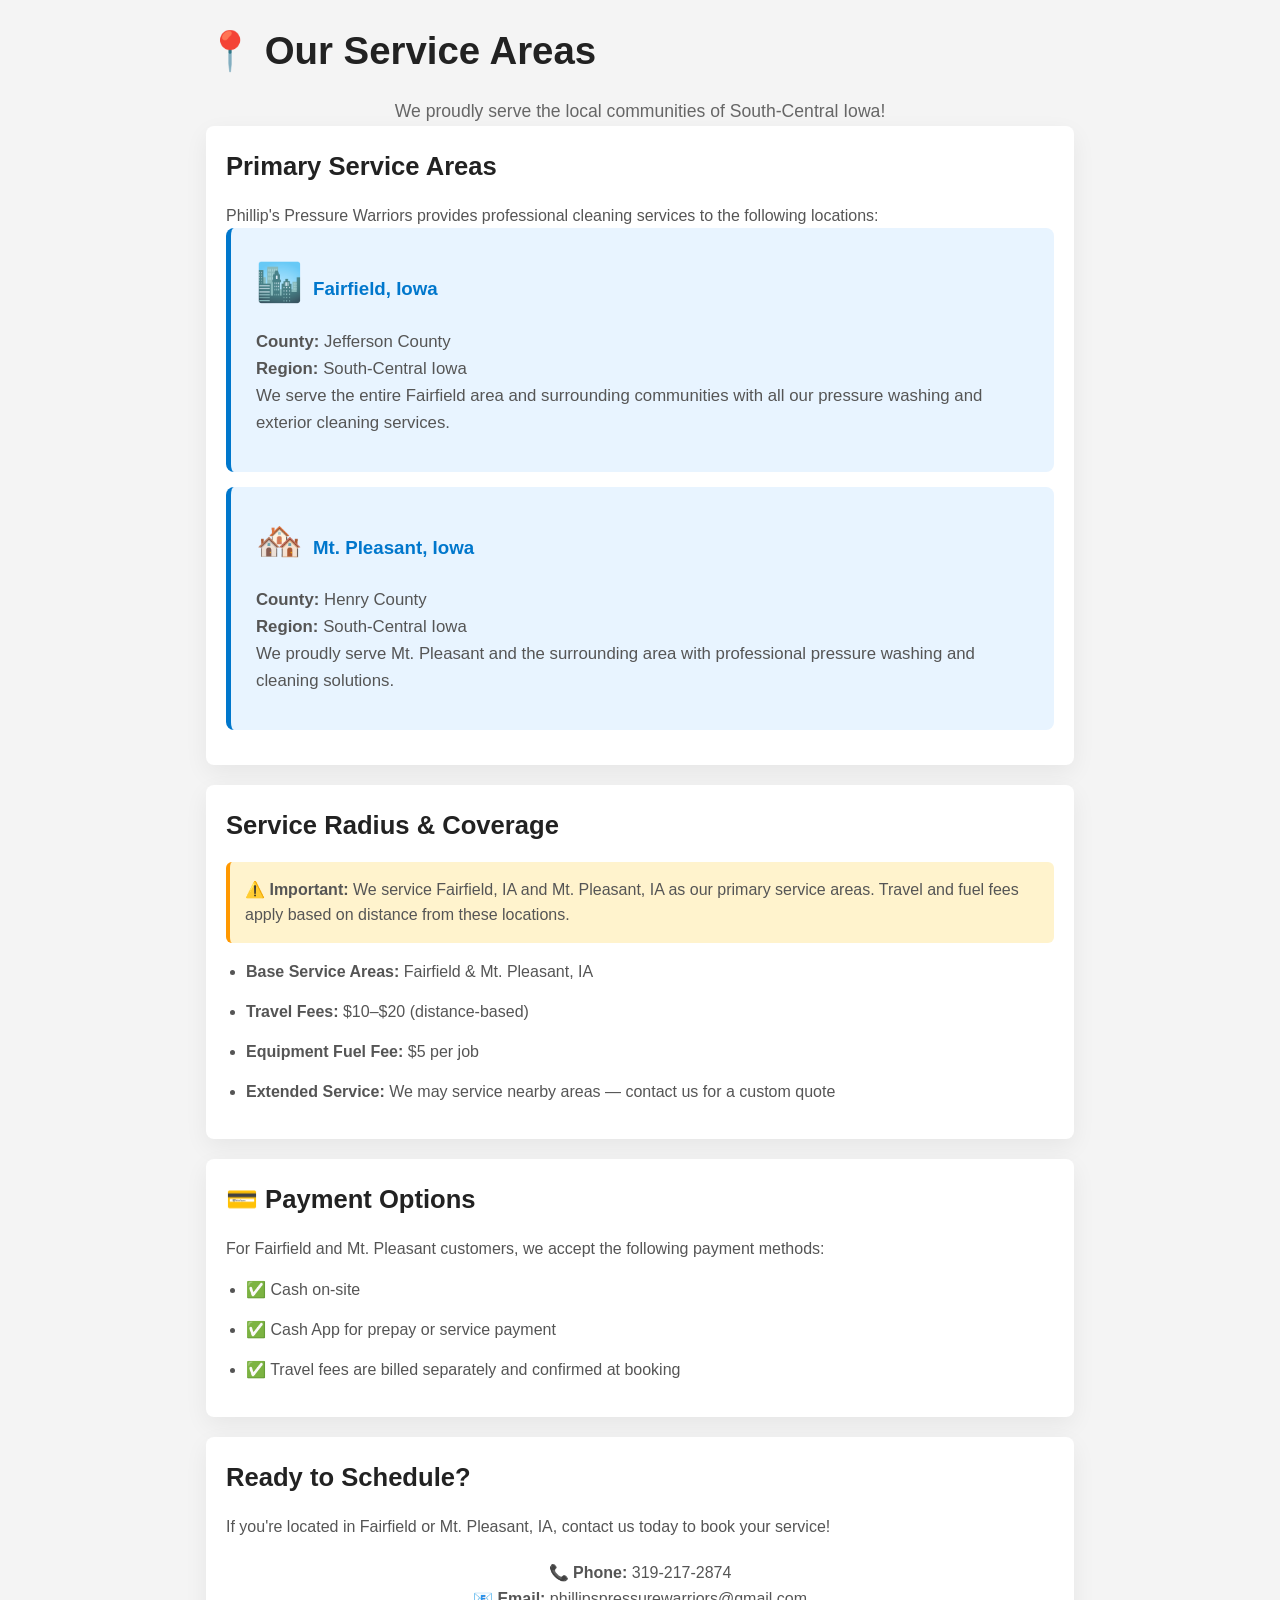
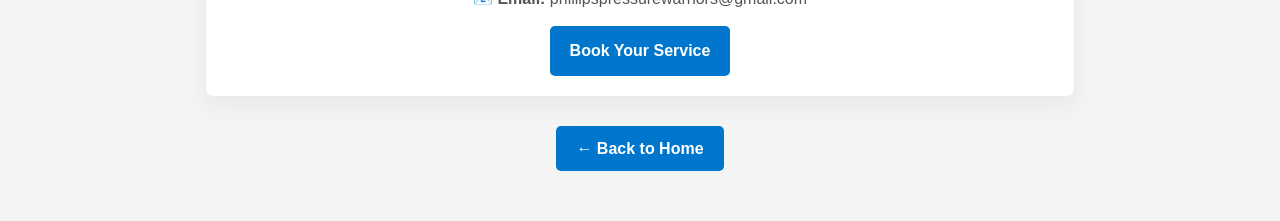
<file: locations.html>
<!DOCTYPE html>
<html lang="en">
<head>
    <meta charset="UTF-8">
    <meta name="viewport" content="width=device-width, initial-scale=1.0">
    <meta name="description" content="Learn about the service areas served by Phillip's Pressure Warriors in Fairfield and Mt. Pleasant, IA.">
    <title>Service Areas – Phillip's Pressure Warriors</title>
    <link rel="stylesheet" href="styles.css">
    <style>
        body { font-family: Arial, sans-serif; background:#f4f4f4; padding:20px; }
        h1, h2, h3 { color:#222; }
        .container { max-width:900px; margin:auto; }
        .section { background:white; padding:20px; margin-bottom:20px; border-radius:8px; }
        .location-card { background:#e8f4ff; padding:25px; border-radius:8px; margin-bottom:15px; border-left:5px solid #0077cc; }
        .location-card h3 { color:#0077cc; margin-top:0; }
        .location-info { margin:10px 0; font-size:1.05em; }
        .location-icon { font-size:2em; margin-right:10px; }
        .service-area-highlight { background:#fff3cd; padding:15px; border-radius:6px; margin:15px 0; border-left:4px solid #ff9800; }
        .back-link { text-align:center; margin-top:30px; }
        .back-link a { display:inline-block; padding:10px 20px; background:#0077cc; color:white; text-decoration:none; border-radius:5px; font-weight:bold; }
        .back-link a:hover { background:#005fa3; }
    </style>
</head>
<body>

<div class="container">
    <h1>📍 Our Service Areas</h1>
    <p style="text-align:center; color:#666; font-size:1.1em;">We proudly serve the local communities of South-Central Iowa!</p>

    <!-- PRIMARY SERVICE AREAS -->
    <div class="section">
        <h2>Primary Service Areas</h2>
        <p>Phillip's Pressure Warriors provides professional cleaning services to the following locations:</p>

        <!-- Fairfield, IA -->
        <div class="location-card">
            <h3><span class="location-icon">🏙️</span>Fairfield, Iowa</h3>
            <div class="location-info">
                <p><strong>County:</strong> Jefferson County</p>
                <p><strong>Region:</strong> South-Central Iowa</p>
                <p>We serve the entire Fairfield area and surrounding communities with all our pressure washing and exterior cleaning services.</p>
            </div>
        </div>

        <!-- Mt. Pleasant, IA -->
        <div class="location-card">
            <h3><span class="location-icon">🏘️</span>Mt. Pleasant, Iowa</h3>
            <div class="location-info">
                <p><strong>County:</strong> Henry County</p>
                <p><strong>Region:</strong> South-Central Iowa</p>
                <p>We proudly serve Mt. Pleasant and the surrounding area with professional pressure washing and cleaning solutions.</p>
            </div>
        </div>
    </div>

    <!-- SERVICE RADIUS -->
    <div class="section">
        <h2>Service Radius & Coverage</h2>
        <div class="service-area-highlight">
            <p><strong>⚠️ Important:</strong> We service Fairfield, IA and Mt. Pleasant, IA as our primary service areas. Travel and fuel fees apply based on distance from these locations.</p>
        </div>
        <ul>
            <li><strong>Base Service Areas:</strong> Fairfield & Mt. Pleasant, IA</li>
            <li><strong>Travel Fees:</strong> $10–$20 (distance-based)</li>
            <li><strong>Equipment Fuel Fee:</strong> $5 per job</li>
            <li><strong>Extended Service:</strong> We may service nearby areas — contact us for a custom quote</li>
        </ul>
    </div>

    <!-- PAYMENT OPTIONS -->
    <div class="section">
        <h2>💳 Payment Options</h2>
        <p>For Fairfield and Mt. Pleasant customers, we accept the following payment methods:</p>
        <ul>
            <li>✅ Cash on-site</li>
            <li>✅ Cash App for prepay or service payment</li>
            <li>✅ Travel fees are billed separately and confirmed at booking</li>
        </ul>
    </div>

    <!-- SCHEDULING -->
    <div class="section">
        <h2>Ready to Schedule?</h2>
        <p>If you're located in Fairfield or Mt. Pleasant, IA, contact us today to book your service!</p>
        <div style="text-align:center; margin-top:20px;">
            <p><strong>📞 Phone:</strong> 319-217-2874</p>
            <p><strong>📧 Email:</strong> phillipspressurewarriors@gmail.com</p>
            <a href="index.html" style="display:inline-block; padding:12px 20px; background:#0077cc; color:white; text-decoration:none; border-radius:5px; font-weight:bold; margin-top:15px;">Book Your Service</a>
        </div>
    </div>

    <div class="back-link">
        <a href="index.html">← Back to Home</a>
    </div>
</div>

</body>
</html>
</file>
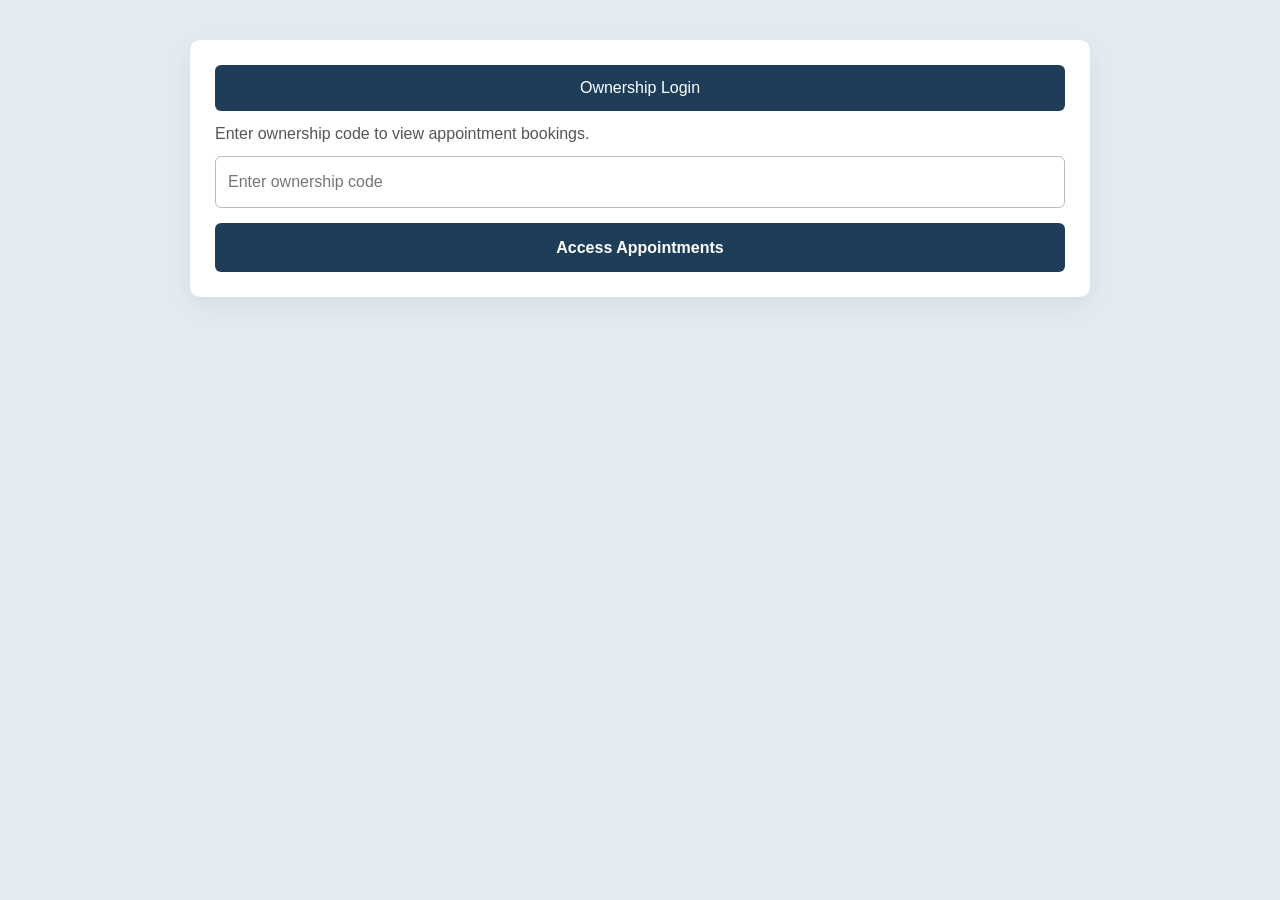
<file: ownership.html>
<!DOCTYPE html>
<html lang="en">
<head>
    <meta charset="UTF-8">
    <meta name="viewport" content="width=device-width, initial-scale=1.0">
    <meta name="description" content="Ownership portal and appointment booking management for Phillip's Pressure Warriors.">
    <title>Ownership Portal – Appointments – Phillip's Pressure Warriors</title>
    <link rel="stylesheet" href="styles.css">
    <style>
        body { font-family: Arial, sans-serif; background:#e3eaf2; padding:20px; }
        .box { background:white; padding:25px; border-radius:10px; max-width:900px; margin:20px auto; }
        input { width:100%; padding:12px; margin-top:10px; border-radius:6px; border:1px solid #bbb; box-sizing:border-box; }
        button { width:100%; padding:12px; margin-top:15px; background:#1e3d59; color:white; border:none; border-radius:6px; cursor:pointer; }
        button:hover { background:#162c42; }
        h2 { color:#1e3d59; text-align:center; }
        .section-title { background:#1e3d59; color:white; padding:10px; border-radius:6px; text-align:center; margin-bottom:10px; }
        .appointment-card { background:#f0f5fa; padding:15px; border-radius:8px; margin-top:15px; border-left:5px solid #0077cc; }
        .appointment-card h3 { color:#1e3d59; margin-top:0; }
        .appointment-detail { margin:8px 0; }
        .appointment-detail strong { color:#1e3d59; }
        .no-appointments { text-align:center; color:#999; padding:20px; font-style:italic; }
        #loginBox { display:block; }
        #appointmentsList { display:none; }
        .error { color:red; display:none; margin-top:10px; }
    </style>
</head>

<body>

<!-- LOGIN BOX -->
<div class="box" id="loginBox">
    <div class="section-title">Ownership Login</div>
    <p>Enter ownership code to view appointment bookings.</p>

    <input type="password" id="ownerCode" placeholder="Enter ownership code">
    <button onclick="ownerLogin()">Access Appointments</button>

    <p id="ownerError" class="error">Incorrect code.</p>
</div>

<!-- APPOINTMENTS LIST -->
<div class="box" id="appointmentsList">
    <div class="section-title">📅 Appointment Bookings</div>
    
    <button onclick="logout()" style="background:#666;">Logout</button>

    <div id="appointmentsContainer" style="margin-top:20px;"></div>
</div>

<script>
function ownerLogin() {
    let code = document.getElementById("ownerCode").value.toLowerCase();

    if (code === "phillip anthony") {
        document.getElementById("loginBox").style.display = "none";
        document.getElementById("appointmentsList").style.display = "block";
        displayAppointments();
    } else {
        document.getElementById("ownerError").style.display = "block";
    }
}

function logout() {
    document.getElementById("loginBox").style.display = "block";
    document.getElementById("appointmentsList").style.display = "none";
    document.getElementById("ownerCode").value = "";
    document.getElementById("ownerError").style.display = "none";
}

function displayAppointments() {
    const appointments = JSON.parse(localStorage.getItem('appointments')) || [];
    const container = document.getElementById('appointmentsContainer');

    if (appointments.length === 0) {
        container.innerHTML = '<div class="no-appointments">No appointments booked yet.</div>';
        return;
    }

    // Sort by date (newest first)
    const sorted = appointments.sort((a, b) => new Date(b.appointmentTime) - new Date(a.appointmentTime));

    container.innerHTML = sorted.map(apt => `
        <div class="appointment-card">
            <h3>📋 ${apt.service}</h3>
            <div class="appointment-detail">
                <strong>👤 Name:</strong> ${apt.name}
            </div>
            <div class="appointment-detail">
                <strong>📞 Phone:</strong> ${apt.phone}
            </div>
            <div class="appointment-detail">
                <strong>📧 Email:</strong> ${apt.email || '(Not provided)'}
            </div>
            <div class="appointment-detail">
                <strong>📍 Address:</strong> ${apt.address}, ${apt.city}
            </div>
            <div class="appointment-detail">
                <strong>🕐 Requested Time:</strong> ${new Date(apt.appointmentTime).toLocaleString()}
            </div>
            <div class="appointment-detail">
                <strong>📝 Details:</strong> ${apt.details || '(None provided)'}
            </div>
            <div class="appointment-detail" style="color:#666; font-size:0.9em;">
                <strong>Submitted:</strong> ${apt.submittedAt}
            </div>
        </div>
    `).join('');
}

// Auto-refresh appointments every 10 seconds when logged in
setInterval(() => {
    if (document.getElementById("appointmentsList").style.display !== "none") {
        displayAppointments();
    }
}, 10000);
</script>

</body>
</html>
</file>
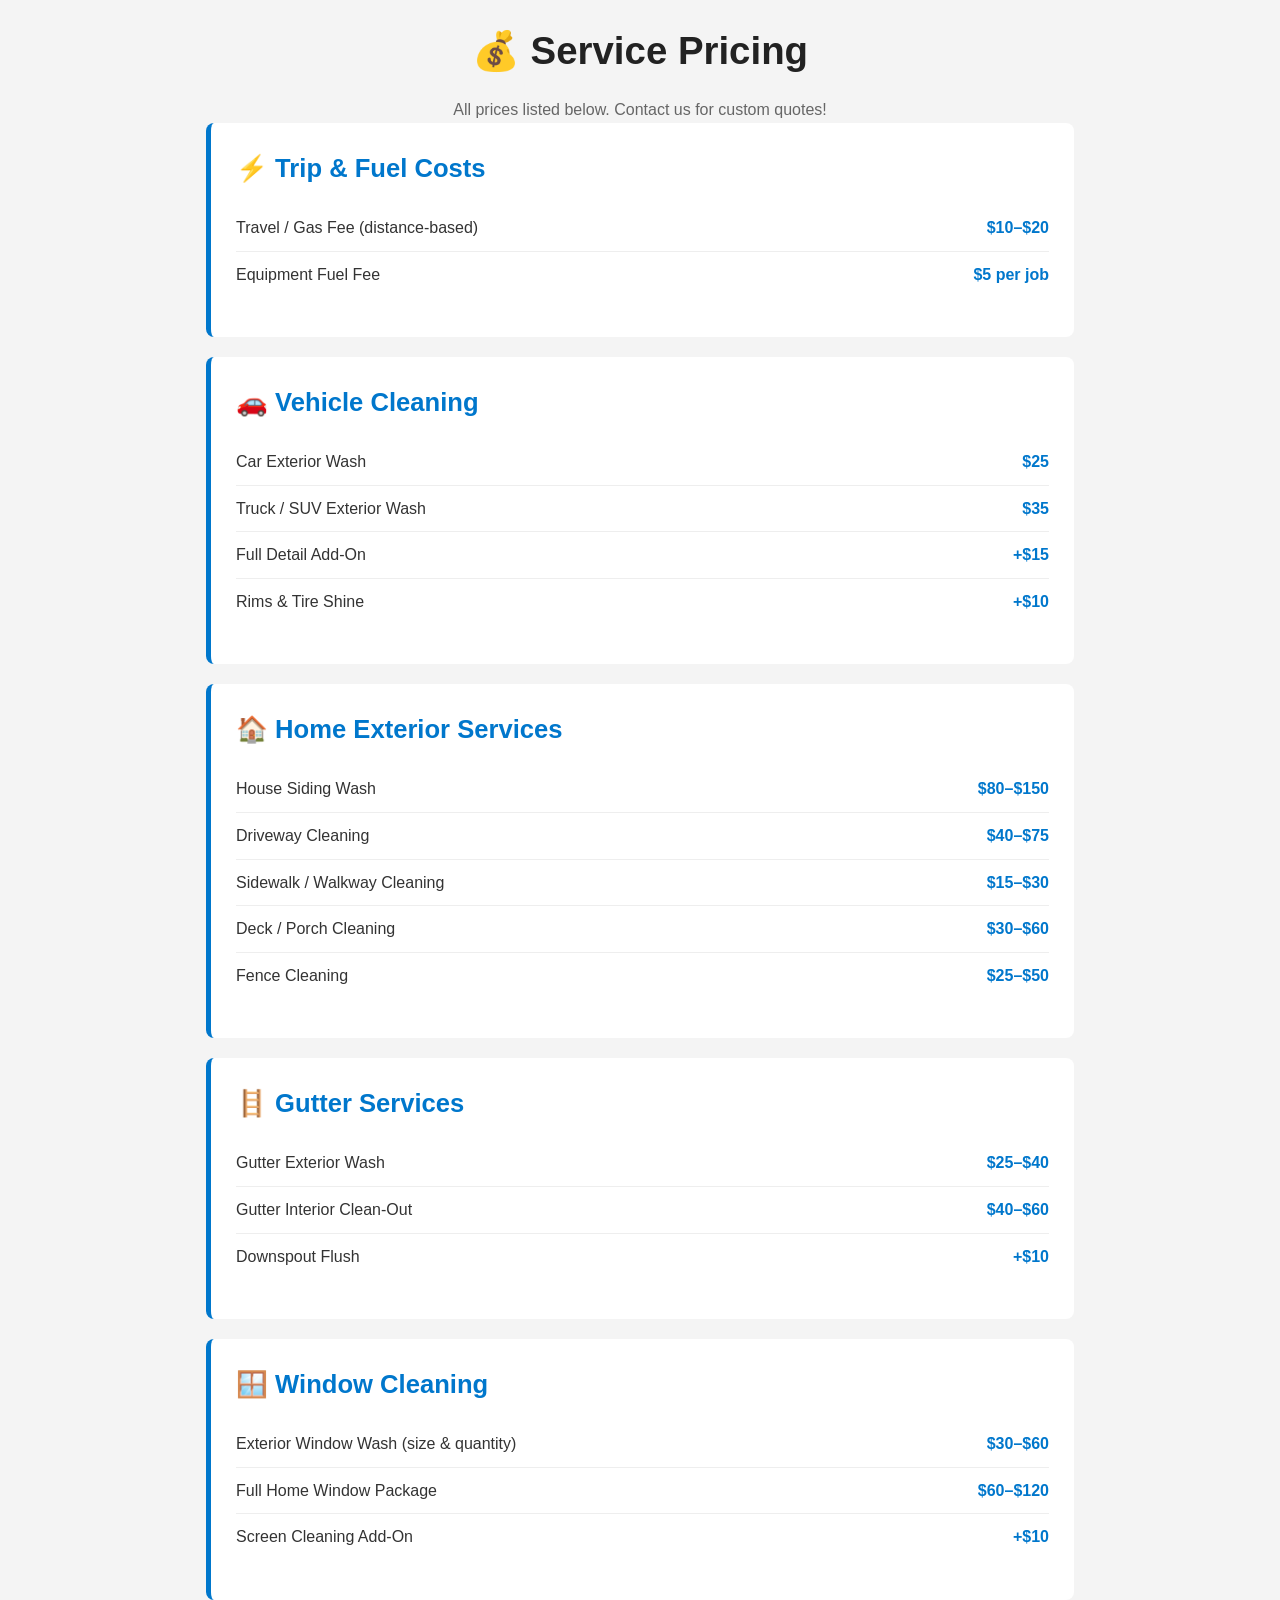
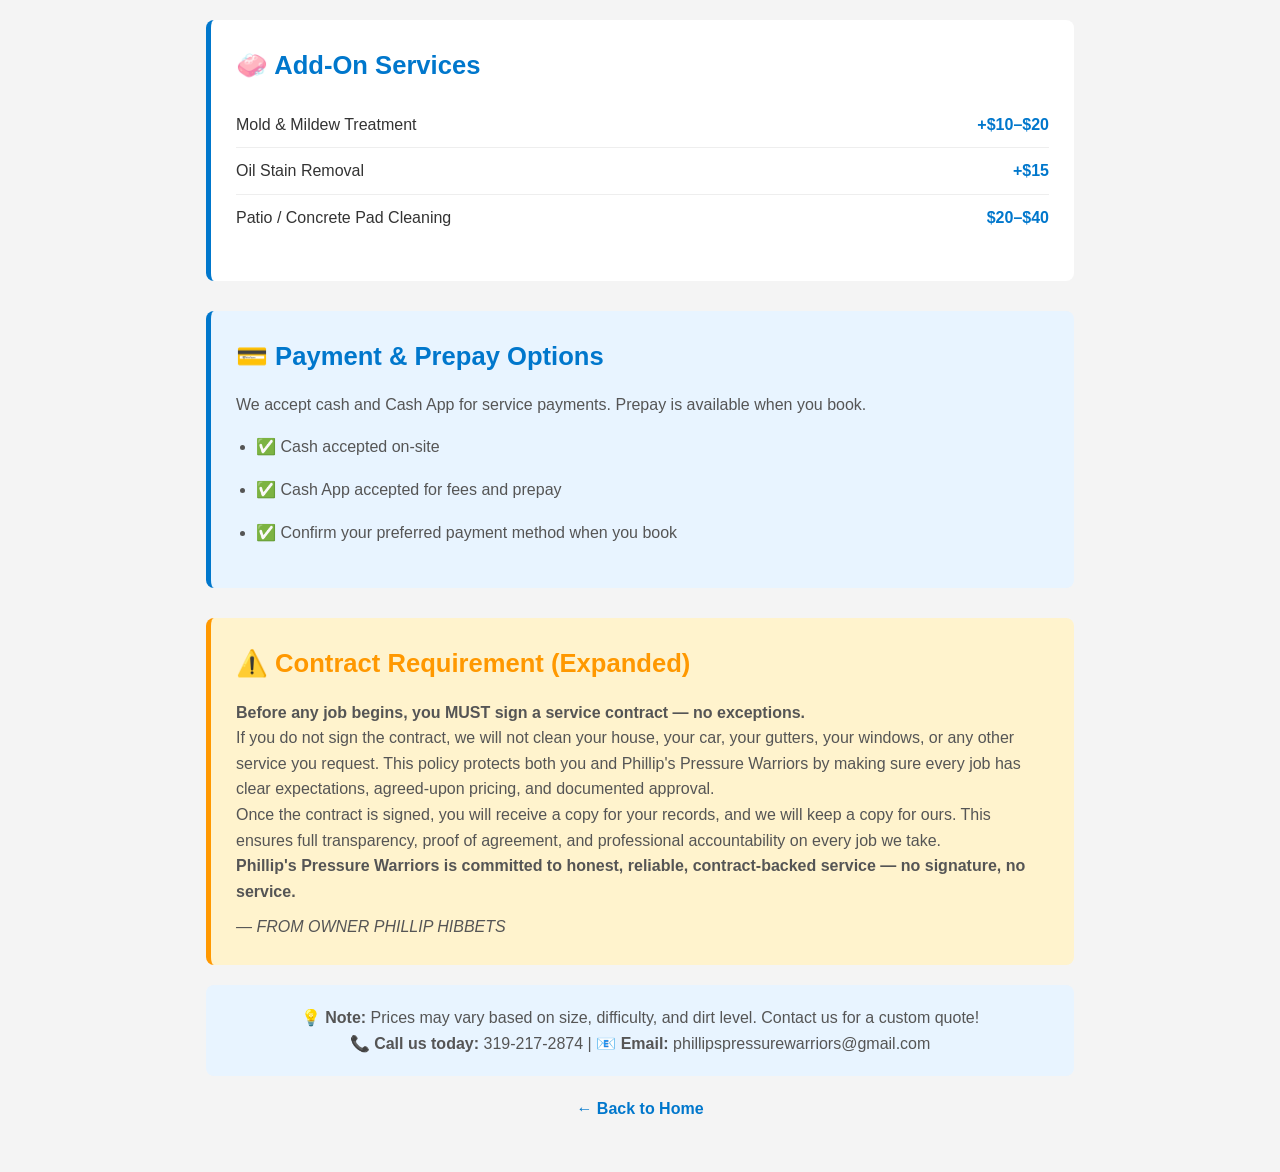
<file: prices.html>
<!DOCTYPE html>
<html lang="en">
<head>
    <meta charset="UTF-8">
    <meta name="viewport" content="width=device-width, initial-scale=1.0">
    <meta name="description" content="View pricing and fee details for Phillip's Pressure Warriors pressure washing services in Fairfield and Mt. Pleasant, IA.">
    <title>Pricing – Phillip's Pressure Warriors</title>
    <link rel="stylesheet" href="styles.css">
    <style>
        body { font-family: Arial, sans-serif; background:#f4f4f4; padding:20px; }
        h1 { color:#222; text-align:center; }
        .container { max-width:900px; margin:auto; }
        .service-category { background:white; padding:25px; margin-bottom:20px; border-radius:8px; border-left:5px solid #0077cc; }
        .service-category h2 { color:#0077cc; margin-top:0; display:flex; align-items:center; gap:10px; }
        .service-list { margin:15px 0; }
        .service-item { display:flex; justify-content:space-between; padding:10px 0; border-bottom:1px solid #eee; }
        .service-item:last-child { border-bottom:none; }
        .service-name { font-weight:500; color:#333; }
        .service-price { color:#0077cc; font-weight:bold; }
        .note { font-size:0.9em; color:#666; font-style:italic; }
        .back-link { text-align:center; margin-top:20px; }
        .back-link a { color:#0077cc; text-decoration:none; font-weight:bold; }
        .back-link a:hover { text-decoration:underline; }
    </style>
</head>
<body>

<div class="container">
    <h1>💰 Service Pricing</h1>
    <p style="text-align:center; color:#666;">All prices listed below. Contact us for custom quotes!</p>

    <!-- Trip & Fuel Costs -->
    <div class="service-category">
        <h2>⚡ Trip & Fuel Costs</h2>
        <div class="service-list">
            <div class="service-item">
                <span class="service-name">Travel / Gas Fee (distance-based)</span>
                <span class="service-price">$10–$20</span>
            </div>
            <div class="service-item">
                <span class="service-name">Equipment Fuel Fee</span>
                <span class="service-price">$5 per job</span>
            </div>
        </div>
    </div>

    <!-- Vehicle Cleaning -->
    <div class="service-category">
        <h2>🚗 Vehicle Cleaning</h2>
        <div class="service-list">
            <div class="service-item">
                <span class="service-name">Car Exterior Wash</span>
                <span class="service-price">$25</span>
            </div>
            <div class="service-item">
                <span class="service-name">Truck / SUV Exterior Wash</span>
                <span class="service-price">$35</span>
            </div>
            <div class="service-item">
                <span class="service-name">Full Detail Add‑On</span>
                <span class="service-price">+$15</span>
            </div>
            <div class="service-item">
                <span class="service-name">Rims & Tire Shine</span>
                <span class="service-price">+$10</span>
            </div>
        </div>
    </div>

    <!-- Home Exterior Services -->
    <div class="service-category">
        <h2>🏠 Home Exterior Services</h2>
        <div class="service-list">
            <div class="service-item">
                <span class="service-name">House Siding Wash</span>
                <span class="service-price">$80–$150</span>
            </div>
            <div class="service-item">
                <span class="service-name">Driveway Cleaning</span>
                <span class="service-price">$40–$75</span>
            </div>
            <div class="service-item">
                <span class="service-name">Sidewalk / Walkway Cleaning</span>
                <span class="service-price">$15–$30</span>
            </div>
            <div class="service-item">
                <span class="service-name">Deck / Porch Cleaning</span>
                <span class="service-price">$30–$60</span>
            </div>
            <div class="service-item">
                <span class="service-name">Fence Cleaning</span>
                <span class="service-price">$25–$50</span>
            </div>
        </div>
    </div>

    <!-- Gutter Services -->
    <div class="service-category">
        <h2>🪜 Gutter Services</h2>
        <div class="service-list">
            <div class="service-item">
                <span class="service-name">Gutter Exterior Wash</span>
                <span class="service-price">$25–$40</span>
            </div>
            <div class="service-item">
                <span class="service-name">Gutter Interior Clean‑Out</span>
                <span class="service-price">$40–$60</span>
            </div>
            <div class="service-item">
                <span class="service-name">Downspout Flush</span>
                <span class="service-price">+$10</span>
            </div>
        </div>
    </div>

    <!-- Window Cleaning -->
    <div class="service-category">
        <h2>🪟 Window Cleaning</h2>
        <div class="service-list">
            <div class="service-item">
                <span class="service-name">Exterior Window Wash (size & quantity)</span>
                <span class="service-price">$30–$60</span>
            </div>
            <div class="service-item">
                <span class="service-name">Full Home Window Package</span>
                <span class="service-price">$60–$120</span>
            </div>
            <div class="service-item">
                <span class="service-name">Screen Cleaning Add‑On</span>
                <span class="service-price">+$10</span>
            </div>
        </div>
    </div>

    <!-- Add-On Services -->
    <div class="service-category">
        <h2>🧼 Add‑On Services</h2>
        <div class="service-list">
            <div class="service-item">
                <span class="service-name">Mold & Mildew Treatment</span>
                <span class="service-price">+$10–$20</span>
            </div>
            <div class="service-item">
                <span class="service-name">Oil Stain Removal</span>
                <span class="service-price">+$15</span>
            </div>
            <div class="service-item">
                <span class="service-name">Patio / Concrete Pad Cleaning</span>
                <span class="service-price">$20–$40</span>
            </div>
        </div>
    </div>

    <div style="background:#e8f4ff; padding:25px; border-radius:8px; margin-top:30px; border-left:5px solid #0077cc;">
        <h2 style="color:#0077cc; margin-top:0; display:flex; align-items:center; gap:10px;">
            💳 Payment & Prepay Options
        </h2>
        <p>We accept cash and Cash App for service payments. Prepay is available when you book.</p>
        <ul style="margin:15px 0 0 20px; line-height:1.8;">
            <li>✅ Cash accepted on-site</li>
            <li>✅ Cash App accepted for fees and prepay</li>
            <li>✅ Confirm your preferred payment method when you book</li>
        </ul>
    </div>

    <!-- CONTRACT REQUIREMENT -->
    <div style="background:#fff3cd; padding:25px; border-radius:8px; margin-top:30px; border-left:5px solid #ff9800;">
        <h2 style="color:#ff9800; margin-top:0; display:flex; align-items:center; gap:10px;">
            ⚠️ Contract Requirement (Expanded)
        </h2>
        <p>
            <strong>Before any job begins, you MUST sign a service contract — no exceptions.</strong>
        </p>
        <p>
            If you do not sign the contract, we will not clean your house, your car, your gutters, your windows, or any other service you request. This policy protects both you and Phillip's Pressure Warriors by making sure every job has clear expectations, agreed‑upon pricing, and documented approval.
        </p>
        <p>
            Once the contract is signed, you will receive a copy for your records, and we will keep a copy for ours. This ensures full transparency, proof of agreement, and professional accountability on every job we take.
        </p>
        <p style="font-weight:bold; margin-bottom:0;">
            Phillip's Pressure Warriors is committed to honest, reliable, contract‑backed service — no signature, no service.
        </p>
        <p style="margin-top:10px; font-style:italic; color:#555;">
            — FROM OWNER PHILLIP HIBBETS
        </p>
    </div>

    <div style="background:#e8f4ff; padding:20px; border-radius:8px; margin-top:20px; text-align:center;">
        <p><strong>💡 Note:</strong> Prices may vary based on size, difficulty, and dirt level. Contact us for a custom quote!</p>
        <p><strong>📞 Call us today:</strong> 319-217-2874 | <strong>📧 Email:</strong> phillipspressurewarriors@gmail.com</p>
    </div>

    <div class="back-link">
        <a href="index.html">← Back to Home</a>
    </div>
</div>

</body>
</html>
</file>
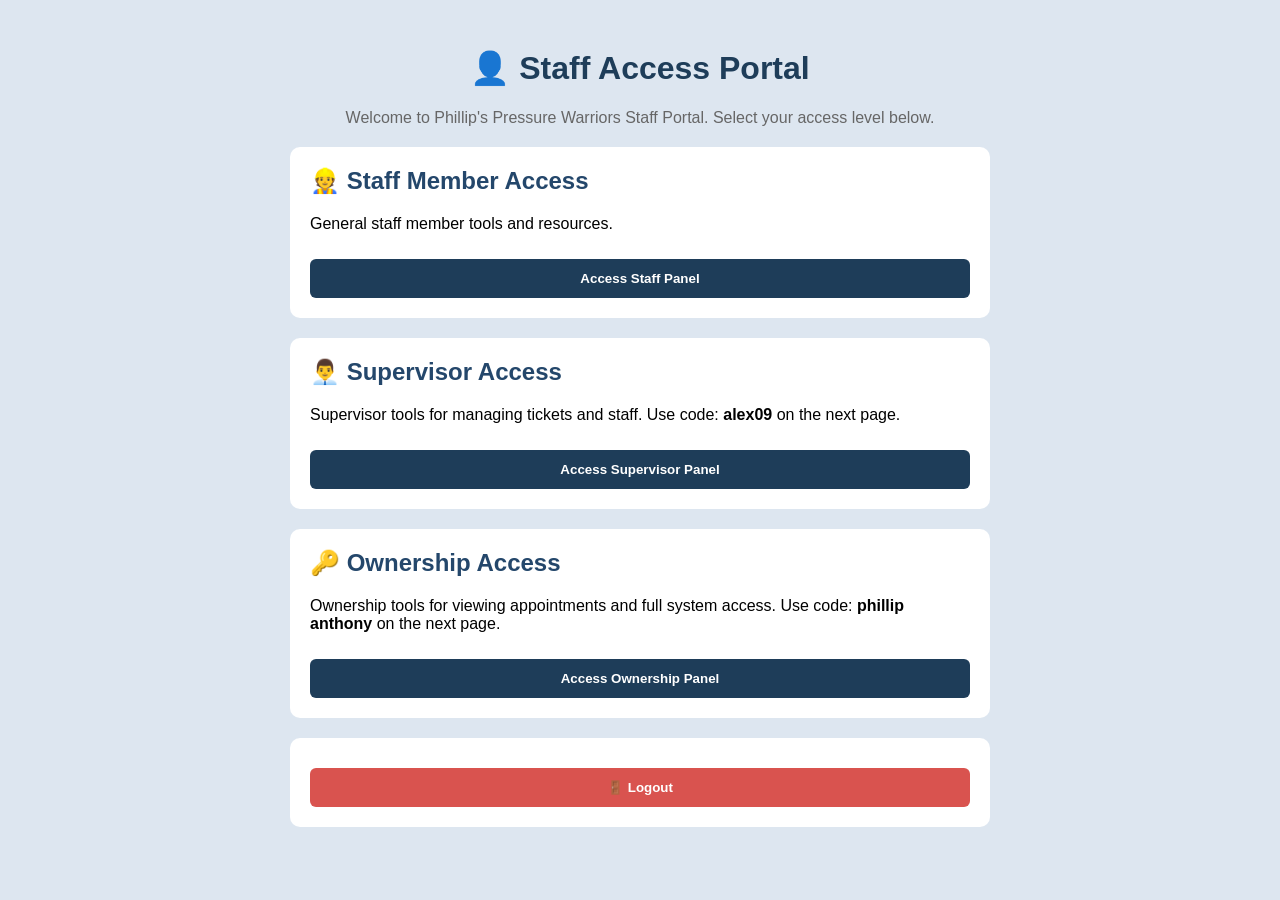
<file: staffaccess.html>
<!DOCTYPE html>
<html lang="en">
<head>
    <meta charset="UTF-8">
    <title>Staff Access Menu – Phillip's Pressure Warriors</title>
    <style>
        body { font-family: Arial, sans-serif; background:#dde6f0; padding:20px; }
        .wrap { max-width:700px; margin:auto; }
        .card { background:white; padding:20px; border-radius:10px; margin-bottom:20px; }
        h1 { color:#1e3d59; text-align:center; }
        h2 { color:#24476b; margin-top:0; }
        button { width:100%; padding:12px 18px; background:#1e3d59; color:white; border:none; border-radius:6px; cursor:pointer; font-weight:bold; margin-top:10px; }
        button:hover { background:#162c42; }
        .logout-btn { background:#d9534f; }
        .logout-btn:hover { background:#ac2925; }
        .welcome { text-align:center; color:#666; margin-bottom:20px; }
    </style>
</head>
<body>

<div class="wrap">
    <h1>👤 Staff Access Portal</h1>
    <p class="welcome">Welcome to Phillip's Pressure Warriors Staff Portal. Select your access level below.</p>

    <!-- Staff Panel -->
    <div class="card">
        <h2>👷 Staff Member Access</h2>
        <p>General staff member tools and resources.</p>
        <button onclick="window.location.href='staffpanel.html'">Access Staff Panel</button>
    </div>

    <!-- Supervisor Panel -->
    <div class="card">
        <h2>👨‍💼 Supervisor Access</h2>
        <p>Supervisor tools for managing tickets and staff. Use code: <strong>alex09</strong> on the next page.</p>
        <button onclick="window.location.href='supervisor.html'">Access Supervisor Panel</button>
    </div>

    <!-- Ownership Panel -->
    <div class="card">
        <h2>🔑 Ownership Access</h2>
        <p>Ownership tools for viewing appointments and full system access. Use code: <strong>phillip anthony</strong> on the next page.</p>
        <button onclick="window.location.href='ownership.html'">Access Ownership Panel</button>
    </div>

    <!-- Logout -->
    <div class="card" style="text-align:center;">
        <button class="logout-btn" onclick="logout()">🚪 Logout</button>
    </div>
</div>

<script>
function logout() {
    if (confirm('Are you sure you want to logout?')) {
        window.location.href = 'staffportal.html';
    }
}
</script>

</body>
</html>
</file>
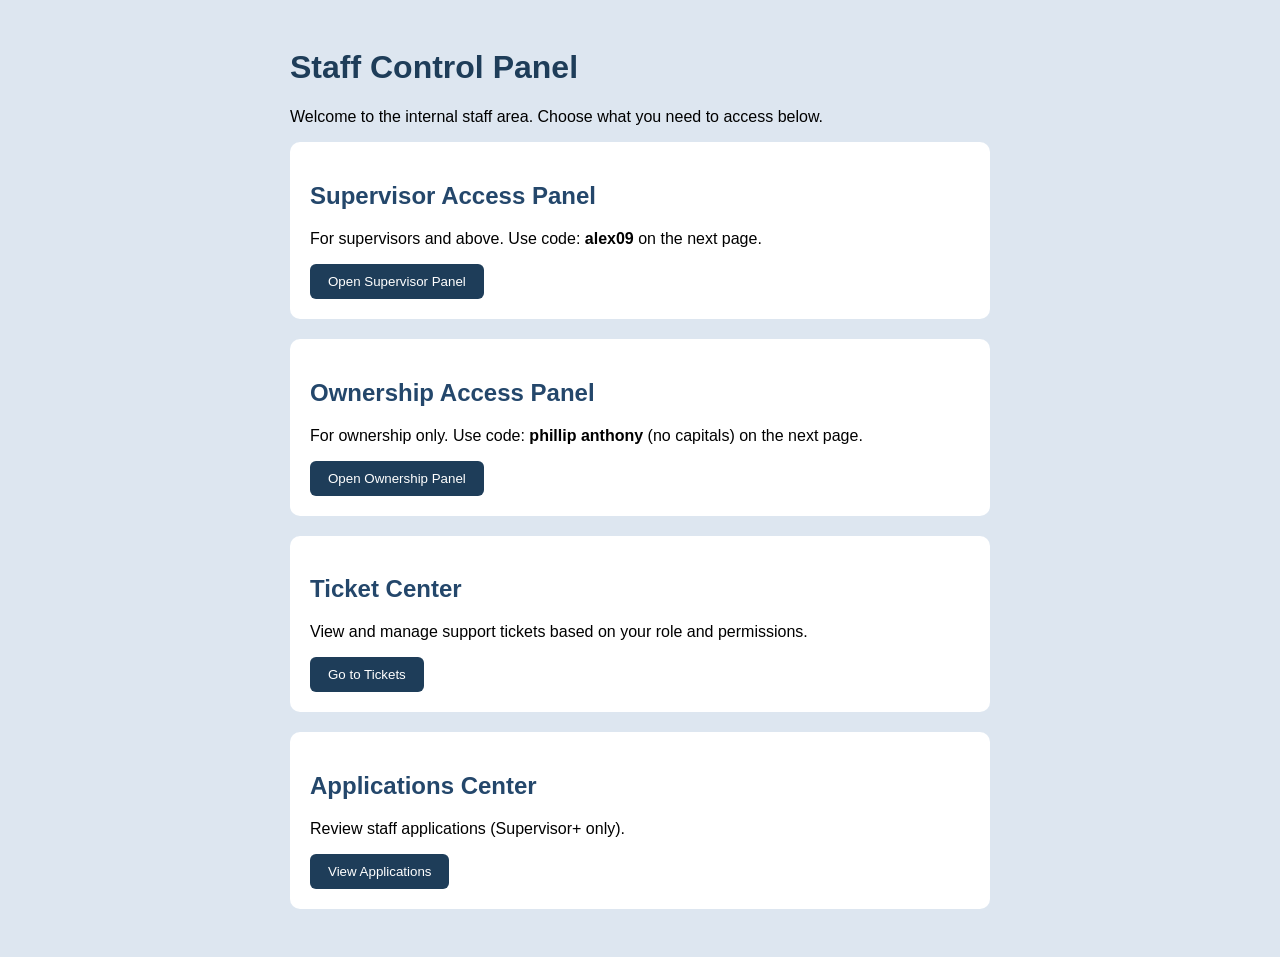
<file: staffpanel.html>
<!DOCTYPE html>
<html lang="en">
<head>
    <meta charset="UTF-8">
    <title>Staff Panel – Phillip's Pressure Warriors</title>
    <style>
        body { font-family: Arial, sans-serif; background:#dde6f0; padding:20px; }
        .wrap { max-width:700px; margin:auto; }
        .card { background:white; padding:20px; border-radius:10px; margin-bottom:20px; }
        h1 { color:#1e3d59; }
        h2 { color:#24476b; }
        button { padding:10px 18px; background:#1e3d59; color:white; border:none; border-radius:6px; cursor:pointer; }
        button:hover { background:#162c42; }
    </style>
</head>
<body>

<div class="wrap">
    <h1>Staff Control Panel</h1>
    <p>Welcome to the internal staff area. Choose what you need to access below.</p>

    <div class="card">
        <h2>Supervisor Access Panel</h2>
        <p>For supervisors and above. Use code: <strong>alex09</strong> on the next page.</p>
        <button onclick="window.location.href='supervisor.html'">Open Supervisor Panel</button>
    </div>

    <div class="card">
        <h2>Ownership Access Panel</h2>
        <p>For ownership only. Use code: <strong>phillip anthony</strong> (no capitals) on the next page.</p>
        <button onclick="window.location.href='ownership.html'">Open Ownership Panel</button>
    </div>

    <div class="card">
        <h2>Ticket Center</h2>
        <p>View and manage support tickets based on your role and permissions.</p>
        <button onclick="window.location.href='tickets.html'">Go to Tickets</button>
    </div>

    <div class="card">
        <h2>Applications Center</h2>
        <p>Review staff applications (Supervisor+ only).</p>
        <button onclick="window.location.href='apply.html'">View Applications</button>
    </div>
</div>

</body>
</html>
</file>
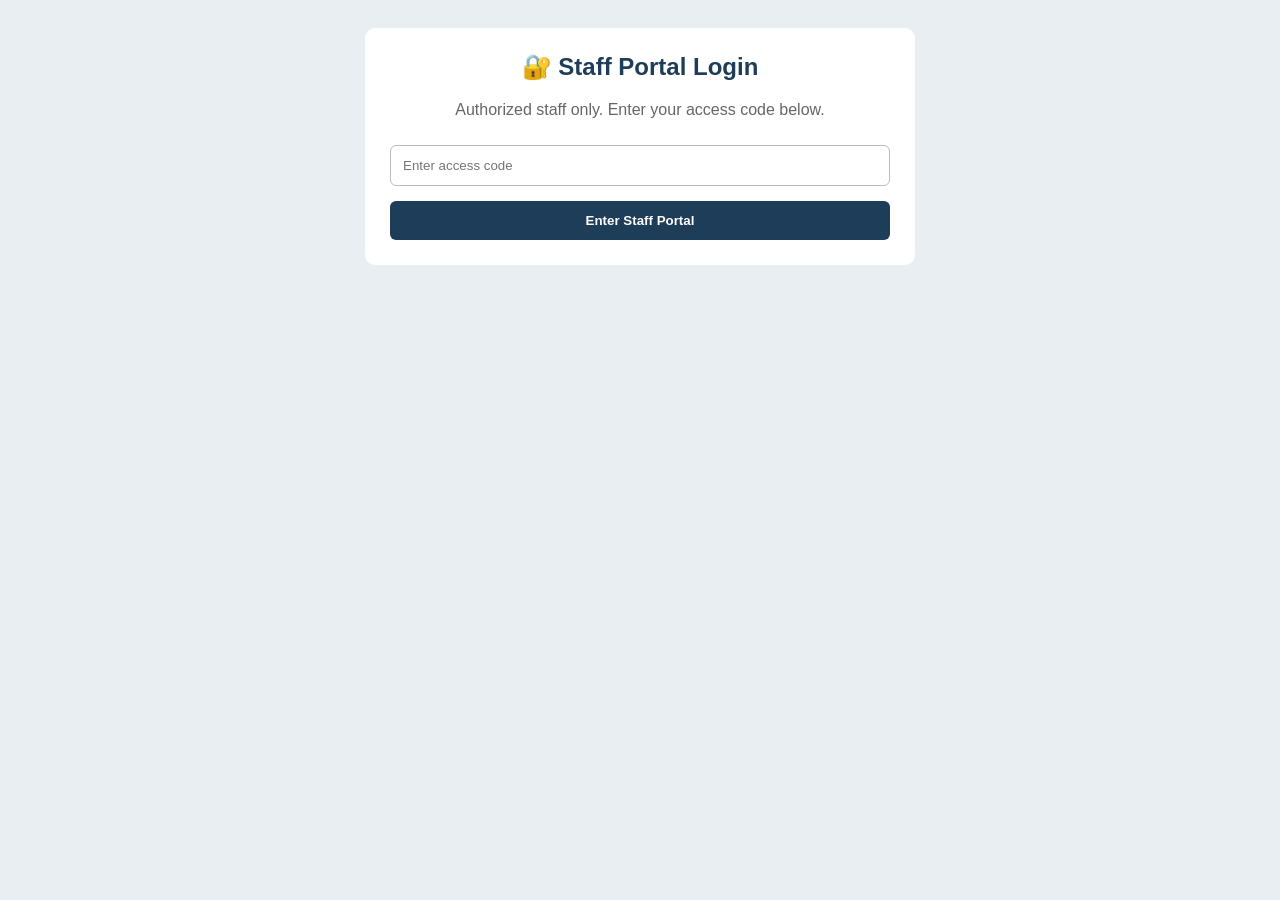
<file: staffportal.html>
<!DOCTYPE html>
<html lang="en">
<head>
    <meta charset="UTF-8">
    <title>Staff Portal – Phillip's Pressure Warriors</title>
    <style>
        body { font-family: Arial, sans-serif; background:#e9eef3; padding:20px; }
        .box { background:white; padding:25px; border-radius:10px; max-width:500px; margin:auto; }
        input { width:100%; padding:12px; margin-top:10px; border-radius:6px; border:1px solid #bbb; box-sizing:border-box; }
        button { width:100%; padding:12px; margin-top:15px; background:#1e3d59; color:white; border:none; border-radius:6px; cursor:pointer; font-weight:bold; }
        button:hover { background:#162c42; }
        h2 { text-align:center; color:#1e3d59; margin-top:0; }
        .error { color:red; display:none; margin-top:10px; }
    </style>
</head>

<body>

<div class="box">
    <h2>🔐 Staff Portal Login</h2>
    <p style="text-align:center; color:#666;">Authorized staff only. Enter your access code below.</p>

    <input type="password" id="code" placeholder="Enter access code">

    <button onclick="login()">Enter Staff Portal</button>

    <p id="error" class="error">❌ Incorrect code. Access denied.</p>
</div>

<script>
function login() {
    let code = document.getElementById("code").value.toLowerCase();

    if (code === "bandit87") {
        window.location.href = "staffaccess.html";
    } else {
        document.getElementById("error").style.display = "block";
    }
}

// Allow Enter key to submit
document.getElementById('code').addEventListener('keypress', function(event) {
    if (event.key === 'Enter') {
        login();
    }
});
</script>

</body>
</html>
</file>
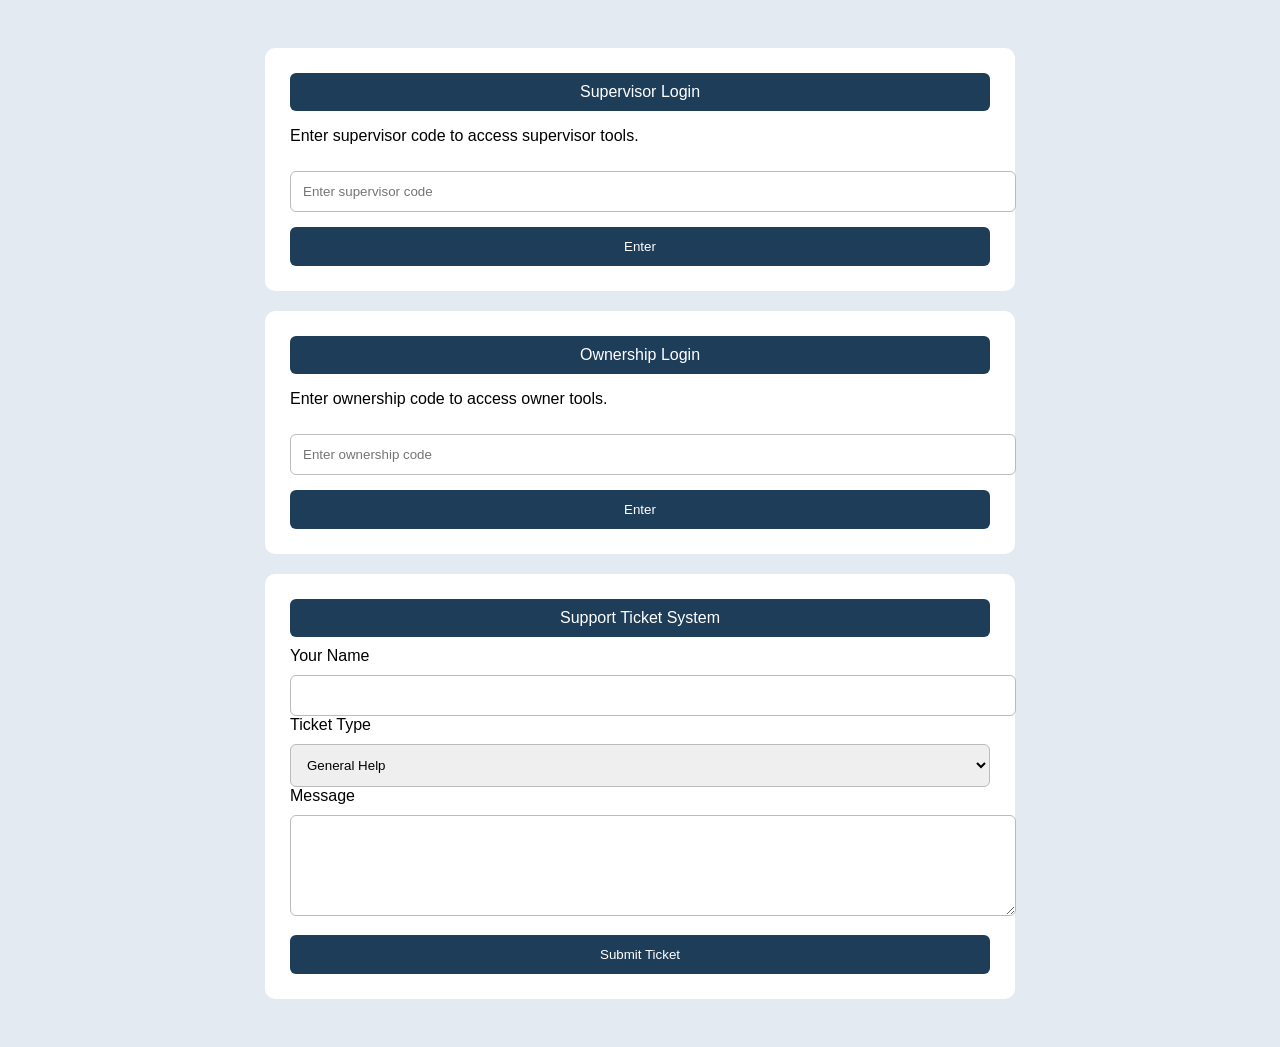
<file: supervisor.html>
<!DOCTYPE html>
<html lang="en">
<head>
    <meta charset="UTF-8">
    <title>Staff Systems – Phillip's Pressure Warriors</title>
    <style>
        body { font-family: Arial, sans-serif; background:#e3eaf2; padding:20px; }
        .box { background:white; padding:25px; border-radius:10px; max-width:700px; margin:20px auto; }
        input, select, textarea { width:100%; padding:12px; margin-top:10px; border-radius:6px; border:1px solid #bbb; }
        button { width:100%; padding:12px; margin-top:15px; background:#1e3d59; color:white; border:none; border-radius:6px; cursor:pointer; }
        button:hover { background:#162c42; }
        h2 { color:#1e3d59; text-align:center; }
        .section-title { background:#1e3d59; color:white; padding:10px; border-radius:6px; text-align:center; margin-bottom:10px; }
        .ticket { background:#e8eef3; padding:15px; border-radius:8px; margin-top:15px; }
    </style>
</head>

<body>

<!-- SUPERVISOR LOGIN -->
<div class="box" id="supervisorLogin">
    <div class="section-title">Supervisor Login</div>
    <p>Enter supervisor code to access supervisor tools.</p>

    <input type="password" id="supervisorCode" placeholder="Enter supervisor code">
    <button onclick="supervisorLogin()">Enter</button>

    <p id="supervisorError" style="color:red; display:none;">Incorrect code.</p>
</div>

<!-- SUPERVISOR PANEL -->
<div class="box" id="supervisorPanel" style="display:none;">
    <div class="section-title">Supervisor Panel</div>

    <button onclick="scrollToTickets()">View Reporting Tickets</button>
    <button onclick="scrollToTickets()">View General Tickets</button>
    <button onclick="alert('Applications page coming soon')">Review Applications</button>
</div>

<!-- OWNERSHIP LOGIN -->
<div class="box" id="ownerLogin">
    <div class="section-title">Ownership Login</div>
    <p>Enter ownership code to access owner tools.</p>

    <input type="password" id="ownerCode" placeholder="Enter ownership code">
    <button onclick="ownerLogin()">Enter</button>

    <p id="ownerError" style="color:red; display:none;">Incorrect code.</p>
</div>

<!-- OWNERSHIP PANEL -->
<div class="box" id="ownerPanel" style="display:none;">
    <div class="section-title">Ownership Panel</div>

    <button onclick="scrollToTickets()">View Complaint Tickets</button>
    <button onclick="scrollToTickets()">View All Tickets</button>
    <button onclick="alert('Financial Advisory page coming soon')">Financial Advisory</button>
</div>

<!-- TICKET SYSTEM -->
<div class="box" id="ticketSystem">
    <div class="section-title">Support Ticket System</div>

    <label>Your Name</label>
    <input type="text" id="ticketName">

    <label>Ticket Type</label>
    <select id="ticketType">
        <option value="general">General Help</option>
        <option value="report">Reporting Ticket</option>
        <option value="complaint">Complaint Ticket</option>
    </select>

    <label>Message</label>
    <textarea id="ticketMsg" rows="5"></textarea>

    <button onclick="submitTicket()">Submit Ticket</button>

    <div id="ticketResult"></div>
</div>

<script>
/* SUPERVISOR LOGIN */
function supervisorLogin() {
    let code = document.getElementById("supervisorCode").value.toLowerCase();

    if (code === "alex09") {
        document.getElementById("supervisorLogin").style.display = "none";
        document.getElementById("supervisorPanel").style.display = "block";
    } else {
        document.getElementById("supervisorError").style.display = "block";
    }
}

/* OWNER LOGIN */
function ownerLogin() {
    let code = document.getElementById("ownerCode").value.toLowerCase();

    if (code === "phillip anthony") {
        document.getElementById("ownerLogin").style.display = "none";
        document.getElementById("ownerPanel").style.display = "block";
    } else {
        document.getElementById("ownerError").style.display = "block";
    }
}

/* SCROLL TO TICKETS */
function scrollToTickets() {
    document.getElementById("ticketSystem").scrollIntoView({ behavior: "smooth" });
}

/* SUBMIT TICKET */
function submitTicket() {
    let name = document.getElementById("ticketName").value;
    let type = document.getElementById("ticketType").value;
    let msg = document.getElementById("ticketMsg").value;

    let route = "";

    if (type === "general") route = "Any worker past trial phase";
    if (type === "report") route = "Supervisor+";
    if (type === "complaint") route = "Owner & Co‑Owner only";

    document.getElementById("ticketResult").innerHTML = `
        <div class="ticket">
            <h3>Ticket Submitted</h3>
            <p><strong>Name:</strong> ${name}</p>
            <p><strong>Type:</strong> ${type}</p>
            <p><strong>Message:</strong> ${msg}</p>
            <p><strong>Routed To:</strong> ${route}</p>
        </div>
    `;
}
</script>

</body>
</html>
</file>
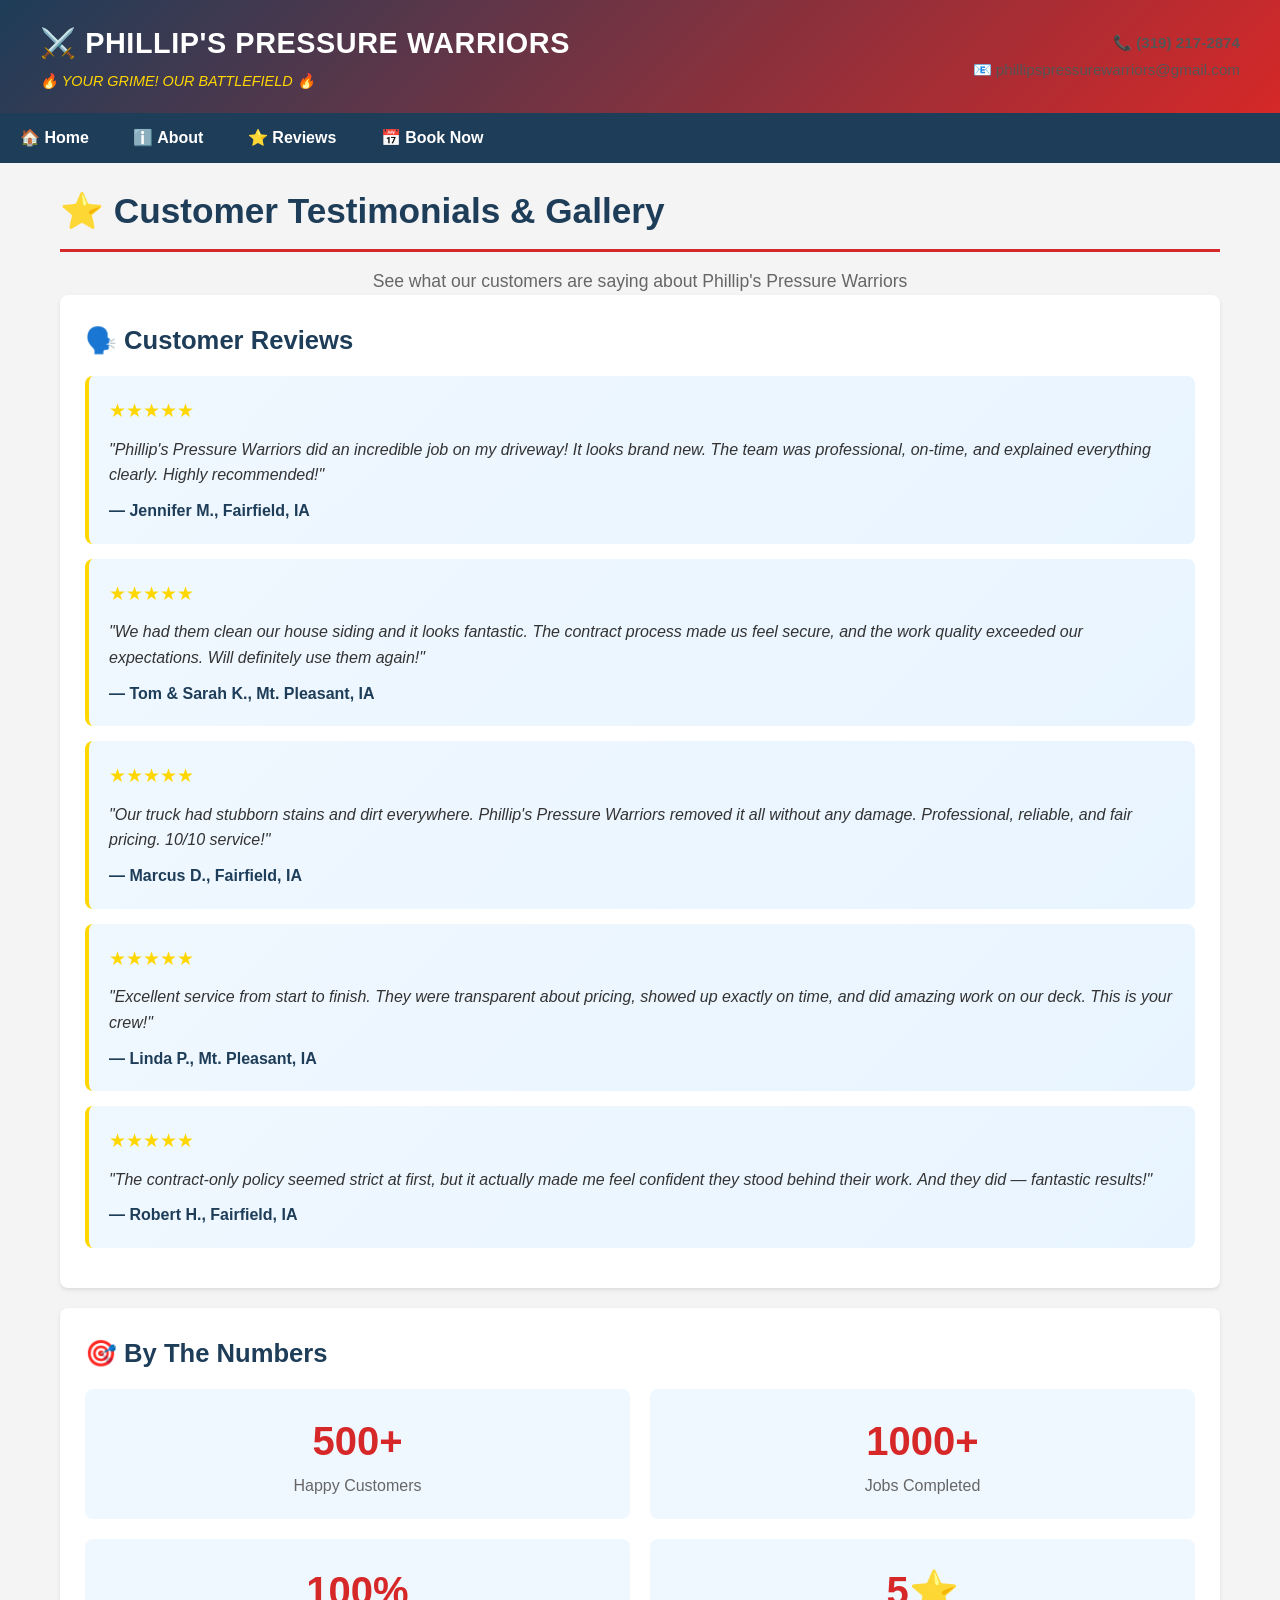
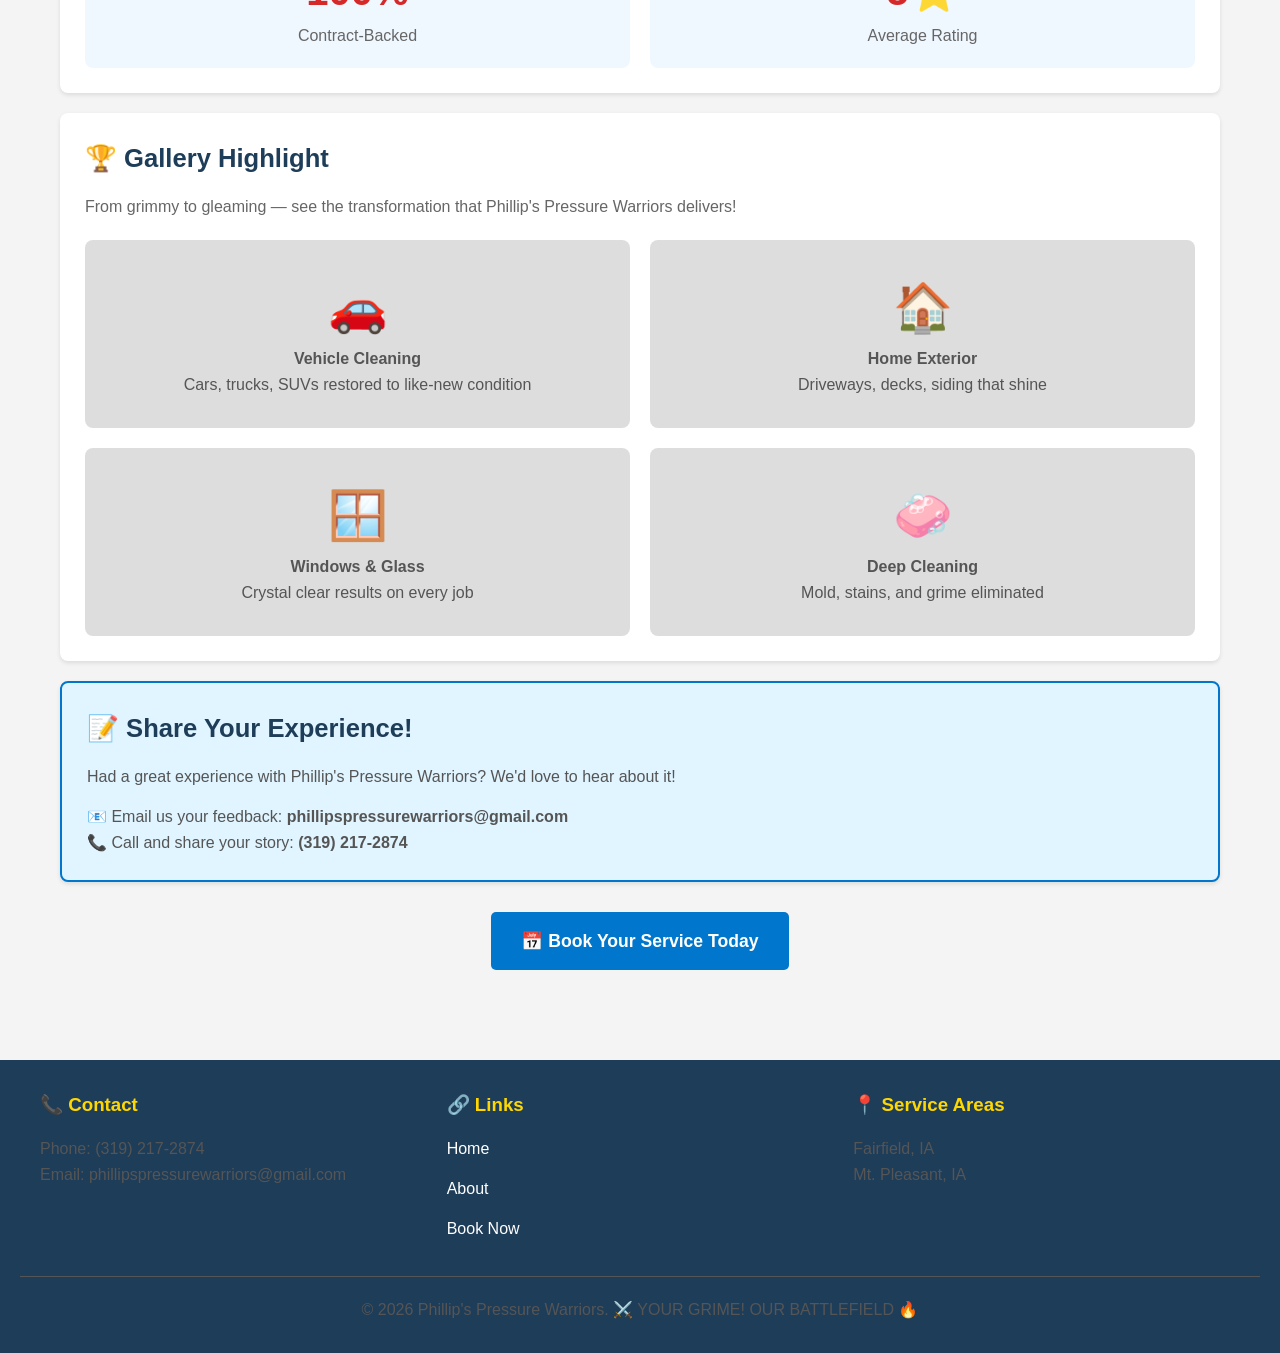
<file: testimonials.html>
<!DOCTYPE html>
<html lang="en">
<head>
    <meta charset="UTF-8">
    <meta name="viewport" content="width=device-width, initial-scale=1.0">
    <meta name="description" content="Read customer testimonials for Phillip's Pressure Warriors pressure washing and exterior cleaning services.">
    <title>Testimonials – Phillip's Pressure Warriors</title>
    <link rel="stylesheet" href="styles.css">
    <style>
        * { margin:0; padding:0; box-sizing:border-box; }
        body { font-family: Arial, sans-serif; background:#f4f4f4; line-height:1.6; }
        
        header { background:linear-gradient(135deg, #1e3d59 0%, #d62828 100%); color:white; padding:20px; box-shadow:0 4px 6px rgba(0,0,0,0.1); }
        .header-top { max-width:1200px; margin:auto; display:flex; justify-content:space-between; align-items:center; }
        .logo-section { display:flex; align-items:center; gap:15px; }
        .company-name { font-size:1.8em; font-weight:bold; }
        .slogan { font-size:0.9em; font-style:italic; color:#ffd700; }
        .contact-header { text-align:right; }
        .contact-header p { margin:3px 0; font-size:0.95em; }
        
        nav { background:#1e3d59; padding:0; }
        nav a { display:inline-block; padding:12px 20px; color:white; text-decoration:none; font-weight:bold; transition:all 0.3s; }
        nav a:hover { background:#d62828; }
        
        .container { max-width:1200px; margin:auto; padding:20px; }
        .section { background:white; padding:25px; margin-bottom:20px; border-radius:8px; box-shadow:0 2px 4px rgba(0,0,0,0.1); }
        h1, h2 { color:#1e3d59; margin-bottom:15px; }
        h1 { font-size:2.2em; border-bottom:3px solid #d62828; padding-bottom:10px; }
        
        footer { background:#1e3d59; color:white; padding:30px 20px; text-align:center; margin-top:40px; }
        
        .testimonial { background:linear-gradient(135deg, #f0f8ff 0%, #e8f4ff 100%); padding:20px; border-radius:8px; margin:15px 0; border-left:4px solid #ffd700; }
        .stars { color:#ffd700; font-size:1.2em; margin-bottom:5px; }
        .testimonial-text { font-style:italic; margin:10px 0; color:#333; }
        .testimonial-author { font-weight:bold; color:#1e3d59; margin-top:10px; }
        
        .two-col { display:grid; grid-template-columns:1fr 1fr; gap:20px; }
        @media (max-width:768px) { .two-col { grid-template-columns:1fr; } }
    </style>
</head>
<body>

    <header>
        <div class="header-top">
            <div class="logo-section">
                <div>
                    <div class="company-name">⚔️ PHILLIP'S PRESSURE WARRIORS</div>
                    <div class="slogan">🔥 YOUR GRIME! OUR BATTLEFIELD 🔥</div>
                </div>
            </div>
            <div class="contact-header">
                <p><strong>📞 (319) 217-2874</strong></p>
                <p>📧 phillipspressurewarriors@gmail.com</p>
            </div>
        </div>
    </header>

    <nav>
        <a href="index.html">🏠 Home</a>
        <a href="about.html">ℹ️ About</a>
        <a href="testimonials.html">⭐ Reviews</a>
        <a href="appointments.html">📅 Book Now</a>
    </nav>

    <div class="container">
        <h1>⭐ Customer Testimonials & Gallery</h1>
        <p style="text-align:center; color:#666; font-size:1.1em;">See what our customers are saying about Phillip's Pressure Warriors</p>

        <div class="section">
            <h2>🗣️ Customer Reviews</h2>

            <div class="testimonial">
                <div class="stars">★★★★★</div>
                <div class="testimonial-text">
                    "Phillip's Pressure Warriors did an incredible job on my driveway! It looks brand new. The team was professional, on-time, and explained everything clearly. Highly recommended!"
                </div>
                <div class="testimonial-author">— Jennifer M., Fairfield, IA</div>
            </div>

            <div class="testimonial">
                <div class="stars">★★★★★</div>
                <div class="testimonial-text">
                    "We had them clean our house siding and it looks fantastic. The contract process made us feel secure, and the work quality exceeded our expectations. Will definitely use them again!"
                </div>
                <div class="testimonial-author">— Tom & Sarah K., Mt. Pleasant, IA</div>
            </div>

            <div class="testimonial">
                <div class="stars">★★★★★</div>
                <div class="testimonial-text">
                    "Our truck had stubborn stains and dirt everywhere. Phillip's Pressure Warriors removed it all without any damage. Professional, reliable, and fair pricing. 10/10 service!"
                </div>
                <div class="testimonial-author">— Marcus D., Fairfield, IA</div>
            </div>

            <div class="testimonial">
                <div class="stars">★★★★★</div>
                <div class="testimonial-text">
                    "Excellent service from start to finish. They were transparent about pricing, showed up exactly on time, and did amazing work on our deck. This is your crew!"
                </div>
                <div class="testimonial-author">— Linda P., Mt. Pleasant, IA</div>
            </div>

            <div class="testimonial">
                <div class="stars">★★★★★</div>
                <div class="testimonial-text">
                    "The contract-only policy seemed strict at first, but it actually made me feel confident they stood behind their work. And they did — fantastic results!"
                </div>
                <div class="testimonial-author">— Robert H., Fairfield, IA</div>
            </div>
        </div>

        <div class="section">
            <h2>🎯 By The Numbers</h2>
            <div class="two-col">
                <div style="background:#f0f8ff; padding:20px; border-radius:8px; text-align:center;">
                    <div style="font-size:2.5em; color:#d62828; font-weight:bold;">500+</div>
                    <p style="color:#666;">Happy Customers</p>
                </div>
                <div style="background:#f0f8ff; padding:20px; border-radius:8px; text-align:center;">
                    <div style="font-size:2.5em; color:#d62828; font-weight:bold;">1000+</div>
                    <p style="color:#666;">Jobs Completed</p>
                </div>
                <div style="background:#f0f8ff; padding:20px; border-radius:8px; text-align:center;">
                    <div style="font-size:2.5em; color:#d62828; font-weight:bold;">100%</div>
                    <p style="color:#666;">Contract-Backed</p>
                </div>
                <div style="background:#f0f8ff; padding:20px; border-radius:8px; text-align:center;">
                    <div style="font-size:2.5em; color:#d62828; font-weight:bold;">5⭐</div>
                    <p style="color:#666;">Average Rating</p>
                </div>
            </div>
        </div>

        <div class="section">
            <h2>🏆 Gallery Highlight</h2>
            <p style="color:#666; margin-bottom:20px;">From grimmy to gleaming — see the transformation that Phillip's Pressure Warriors delivers!</p>
            <div class="two-col">
                <div style="background:#ddd; padding:30px; border-radius:8px; text-align:center; color:#666;">
                    <p style="font-size:3em;">🚗</p>
                    <p><strong>Vehicle Cleaning</strong></p>
                    <p>Cars, trucks, SUVs restored to like-new condition</p>
                </div>
                <div style="background:#ddd; padding:30px; border-radius:8px; text-align:center; color:#666;">
                    <p style="font-size:3em;">🏠</p>
                    <p><strong>Home Exterior</strong></p>
                    <p>Driveways, decks, siding that shine</p>
                </div>
                <div style="background:#ddd; padding:30px; border-radius:8px; text-align:center; color:#666;">
                    <p style="font-size:3em;">🪟</p>
                    <p><strong>Windows & Glass</strong></p>
                    <p>Crystal clear results on every job</p>
                </div>
                <div style="background:#ddd; padding:30px; border-radius:8px; text-align:center; color:#666;">
                    <p style="font-size:3em;">🧼</p>
                    <p><strong>Deep Cleaning</strong></p>
                    <p>Mold, stains, and grime eliminated</p>
                </div>
            </div>
        </div>

        <div class="section" style="background:#e0f5ff; border:2px solid #0077cc;">
            <h2>📝 Share Your Experience!</h2>
            <p>Had a great experience with Phillip's Pressure Warriors? We'd love to hear about it!</p>
            <p style="margin-top:15px;">
                📧 Email us your feedback: <strong>phillipspressurewarriors@gmail.com</strong><br>
                📞 Call and share your story: <strong>(319) 217-2874</strong>
            </p>
        </div>

        <div style="text-align:center; margin:30px 0;">
            <a href="appointments.html" style="display:inline-block; padding:15px 30px; background:#0077cc; color:white; text-decoration:none; border-radius:5px; font-weight:bold; font-size:1.1em;">📅 Book Your Service Today</a>
        </div>
    </div>

    <footer>
        <div style="max-width:1200px; margin:auto; display:grid; grid-template-columns:1fr 1fr 1fr; gap:20px; text-align:left; margin-bottom:20px;">
            <div>
                <h3 style="color:#ffd700;">📞 Contact</h3>
                <p>Phone: (319) 217-2874</p>
                <p>Email: phillipspressurewarriors@gmail.com</p>
            </div>
            <div>
                <h3 style="color:#ffd700;">🔗 Links</h3>
                <ul style="list-style:none; margin:0;">
                    <li><a href="index.html" style="color:white; text-decoration:none;">Home</a></li>
                    <li><a href="about.html" style="color:white; text-decoration:none;">About</a></li>
                    <li><a href="appointments.html" style="color:white; text-decoration:none;">Book Now</a></li>
                </ul>
            </div>
            <div>
                <h3 style="color:#ffd700;">📍 Service Areas</h3>
                <p>Fairfield, IA</p>
                <p>Mt. Pleasant, IA</p>
            </div>
        </div>
        <div style="text-align:center; padding-top:20px; border-top:1px solid #555;">
            <p>&copy; 2026 Phillip's Pressure Warriors. ⚔️ YOUR GRIME! OUR BATTLEFIELD 🔥</p>
        </div>
    </footer>

</body>
</html>
</file>
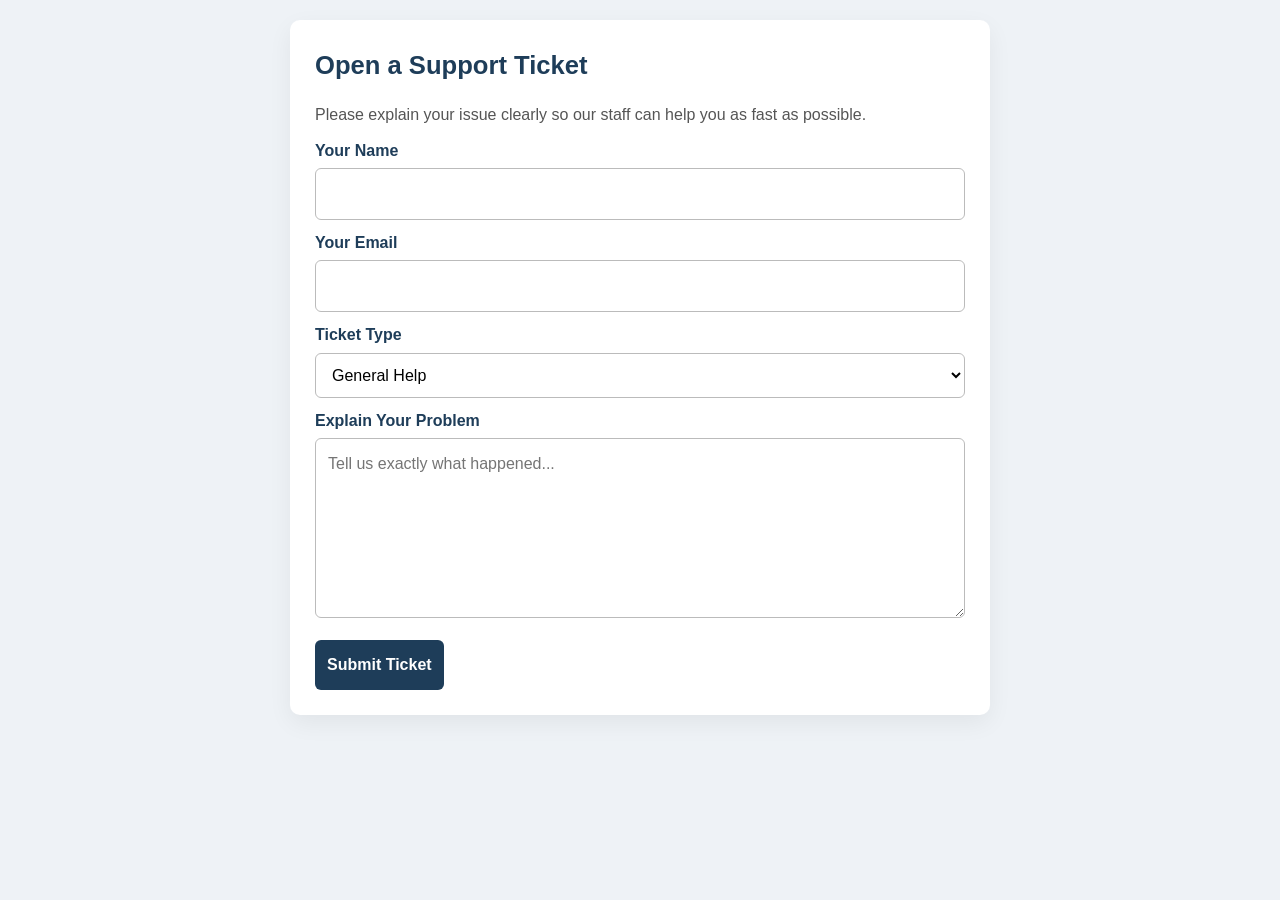
<file: tickets.html>
<!DOCTYPE html>
<html lang="en">
<head>
    <meta charset="UTF-8">
    <meta name="viewport" content="width=device-width, initial-scale=1.0">
    <meta name="description" content="Open a support ticket with Phillip's Pressure Warriors for customer service, website issues, or complaints.">
    <title>Customer Support Tickets – Phillip's Pressure Warriors</title>
    <link rel="stylesheet" href="styles.css">
    <style>
        body { font-family: Arial, sans-serif; background:#eef2f6; padding:20px; }
        .box { background:white; padding:25px; border-radius:10px; max-width:700px; margin:auto; }
        label { display:block; margin-top:10px; }
        input, select, textarea { width:100%; padding:12px; margin-top:5px; border-radius:6px; border:1px solid #bbb; }
        button { margin-top:15px; padding:12px; background:#1e3d59; color:white; border:none; border-radius:6px; cursor:pointer; }
        button:hover { background:#162c42; }
        h2 { color:#1e3d59; }
        .ticket { background:#e8eef3; padding:15px; border-radius:8px; margin-top:15px; }
    </style>
</head>

<body>

<div class="box">
    <h2>Open a Support Ticket</h2>
    <p>Please explain your issue clearly so our staff can help you as fast as possible.</p>

    <label>Your Name</label>
    <input type="text" id="name">

    <label>Your Email</label>
    <input type="email" id="email">

    <label>Ticket Type</label>
    <select id="type">
        <option value="general">General Help</option>
        <option value="report">Reporting Ticket</option>
        <option value="website">Website Problem</option>
        <option value="complaint">Complaint Ticket</option>
    </select>

    <label>Explain Your Problem</label>
    <textarea id="msg" rows="6" placeholder="Tell us exactly what happened..."></textarea>

    <button onclick="submitTicket()">Submit Ticket</button>

    <div id="result"></div>
</div>

<script>
function submitTicket() {
    let name = document.getElementById("name").value;
    let email = document.getElementById("email").value;
    let type = document.getElementById("type").value;
    let msg = document.getElementById("msg").value;

    let route = "";

    if (type === "general") route = "Any worker past trial phase";
    if (type === "report") route = "Supervisor+";
    if (type === "website") route = "Supervisor+ (Website Issue)";
    if (type === "complaint") route = "Owner & Co‑Owner only";

    document.getElementById("result").innerHTML = `
        <div class="ticket">
            <h3>Ticket Submitted</h3>
            <p><strong>Name:</strong> ${name}</p>
            <p><strong>Email:</strong> ${email}</p>
            <p><strong>Type:</strong> ${type}</p>
            <p><strong>Message:</strong> ${msg}</p>
            <p><strong>Routed To:</strong> ${route}</p>
        </div>
    `;
}
</script>

</body>
</html>
</file>
<file: styles.css>
/* Shared website styles for Phillip's Pressure Warriors */
:root {
    --bg: #f4f4f4;
    --surface: #ffffff;
    --surface-strong: #e8f4ff;
    --border: rgba(0, 0, 0, 0.08);
    --text: #1e3d59;
    --text-muted: #555;
    --brand: #1e3d59;
    --brand-strong: #d62828;
    --accent: #0077cc;
    --accent-dark: #005fa3;
    --success: #28a745;
    --warning: #ff9800;
    --radius: 12px;
}

* {
    margin: 0;
    padding: 0;
    box-sizing: border-box;
}

html {
    scroll-behavior: smooth;
}

body {
    font-family: Arial, sans-serif;
    background: var(--bg);
    color: var(--text);
    line-height: 1.6;
    min-height: 100vh;
}

img,
iframe,
video {
    max-width: 100%;
}

a {
    color: var(--accent);
    text-decoration: none;
}

a:hover,
button:hover {
    opacity: 0.92;
}

button,
input,
textarea,
select {
    font: inherit;
}

header {
    background: linear-gradient(135deg, var(--brand) 0%, var(--brand-strong) 100%);
    color: white;
    padding: 22px 16px;
    box-shadow: 0 6px 20px rgba(0, 0, 0, 0.12);
}

.header-top {
    max-width: 1200px;
    margin: 0 auto;
    display: flex;
    justify-content: space-between;
    align-items: center;
    gap: 1rem;
    flex-wrap: wrap;
}

.logo-section {
    display: flex;
    align-items: flex-start;
    gap: 14px;
}

.company-name {
    font-size: clamp(1.6rem, 2.2vw, 2rem);
    font-weight: 800;
    letter-spacing: 0.02em;
}

.slogan {
    font-size: 0.95rem;
    font-style: italic;
    color: #ffd700;
    margin-top: 4px;
}

.contact-header {
    text-align: right;
}

.contact-header p {
    margin: 3px 0;
    font-size: 0.96rem;
}

.main-nav {
    background: var(--brand);
    padding: 0 16px;
    border-top: 2px solid rgba(255, 255, 255, 0.08);
}

.main-nav a {
    display: inline-block;
    padding: 14px 18px;
    color: white;
    font-weight: 700;
    transition: background 0.3s ease, transform 0.3s ease;
}

.main-nav a:hover {
    background: rgba(255, 255, 255, 0.08);
    transform: translateY(-1px);
}

.container {
    max-width: 1200px;
    margin: 30px auto;
    padding: 0 16px 30px;
}

.section,
.card,
.box {
    background: var(--surface);
    padding: 26px;
    margin-bottom: 24px;
    border-radius: var(--radius);
    box-shadow: 0 8px 25px rgba(0, 0, 0, 0.06);
}

.hero {
    background: linear-gradient(135deg, var(--brand) 0%, #333 100%);
    color: white;
    padding: 38px 26px;
    border-radius: var(--radius);
    text-align: center;
}

.hero h2,
.hero h1 {
    margin-bottom: 14px;
    line-height: 1.1;
}

.hero p {
    font-size: 1.1rem;
}

h1,
h2,
h3,
h4,
h5 {
    color: var(--brand);
    margin-bottom: 16px;
}

h1 {
    font-size: clamp(2rem, 3vw, 2.6rem);
}

h2 {
    font-size: clamp(1.5rem, 2vw, 2rem);
}

p,
li {
    color: var(--text-muted);
}

ul,
ol {
    margin: 16px 0 0 20px;
}

li {
    margin-bottom: 0.9rem;
}

label {
    display: block;
    margin-top: 16px;
    font-weight: 700;
    color: var(--text);
}

input,
textarea,
select {
    width: 100%;
    padding: 14px;
    margin-top: 8px;
    border-radius: 10px;
    border: 1px solid #d3d6db;
    background: #fff;
}

textarea {
    min-height: 140px;
    resize: vertical;
}

button,
.button,
.price-link {
    display: inline-flex;
    align-items: center;
    justify-content: center;
    padding: 14px 20px;
    background: var(--accent);
    color: white;
    border: none;
    border-radius: 10px;
    cursor: pointer;
    text-decoration: none;
    font-weight: 700;
    transition: background 0.3s ease, transform 0.2s ease;
}

button:hover,
.price-link:hover,
.button:hover {
    background: var(--accent-dark);
    transform: translateY(-1px);
}

footer {
    background: var(--brand);
    color: white;
    padding: 32px 16px;
}

.footer-content {
    max-width: 1200px;
    margin: 0 auto;
    display: grid;
    grid-template-columns: repeat(3, minmax(220px, 1fr));
    gap: 20px;
}

.footer-section h3 {
    margin-bottom: 12px;
    color: #ffd700;
}

.footer-section p,
.footer-section li,
.footer-section a {
    color: white;
    line-height: 1.7;
}

.footer-section ul {
    list-style: none;
    padding: 0;
}

.footer-section a:hover {
    color: #ffd700;
}

.footer-bottom {
    max-width: 1200px;
    margin: 22px auto 0;
    text-align: center;
    color: #ddd;
    font-size: 0.95rem;
    border-top: 1px solid rgba(255, 255, 255, 0.16);
    padding-top: 18px;
}

.two-col,
.card-grid {
    display: grid;
    grid-template-columns: repeat(2, minmax(0, 1fr));
    gap: 20px;
}

.service-category,
.feature-box,
.job-card,
.faq-item,
.contact-card,
.success,
.note-box {
    border-radius: var(--radius);
}

.service-category {
    border-left: 5px solid var(--accent);
}

.service-list {
    margin-top: 16px;
}

.service-item {
    display: flex;
    justify-content: space-between;
    padding: 12px 0;
    border-bottom: 1px solid #f0f1f5;
}

.service-item:last-child {
    border-bottom: none;
}

.feature-box {
    background: #f0f8ff;
    border-left: 5px solid var(--brand-strong);
    padding: 22px;
}

.job-card {
    background: #f0f8ff;
    border-left: 5px solid var(--brand-strong);
    padding: 22px;
}

.requirements {
    background: #fff9e6;
    padding: 18px;
    margin-top: 16px;
    border-radius: 10px;
}

.faq-item {
    background: #fafafa;
    border-left: 4px solid var(--accent);
    padding: 18px 18px 14px;
    margin-bottom: 14px;
    cursor: pointer;
}

.faq-answer {
    display: none;
    margin-top: 14px;
    color: var(--text-muted);
    border-top: 1px solid #e5e7eb;
    padding-top: 14px;
}

.success {
    background: #d4edda;
    border: 1px solid #c3e6cb;
    color: #155724;
}

.back-link {
    text-align: center;
    margin-top: 10px;
}

.back-link a {
    color: var(--accent);
}

.note-box {
    background: #fff3cd;
    border-left: 5px solid var(--warning);
    padding: 22px;
}

@media (max-width: 880px) {
    .two-col,
    .footer-content {
        grid-template-columns: 1fr;
    }
    .header-top,
    .contact-header,
    .logo-section {
        flex-direction: column;
        text-align: center;
    }
    .contact-header {
        text-align: center;
    }
    .main-nav a {
        display: block;
        text-align: center;
    }
}

@media (max-width: 560px) {
    body {
        font-size: 0.96rem;
    }
    .hero,
    .section,
    .box,
    .card {
        padding: 20px;
    }
    button,
    .price-link {
        width: 100%;
    }
}
</file>
